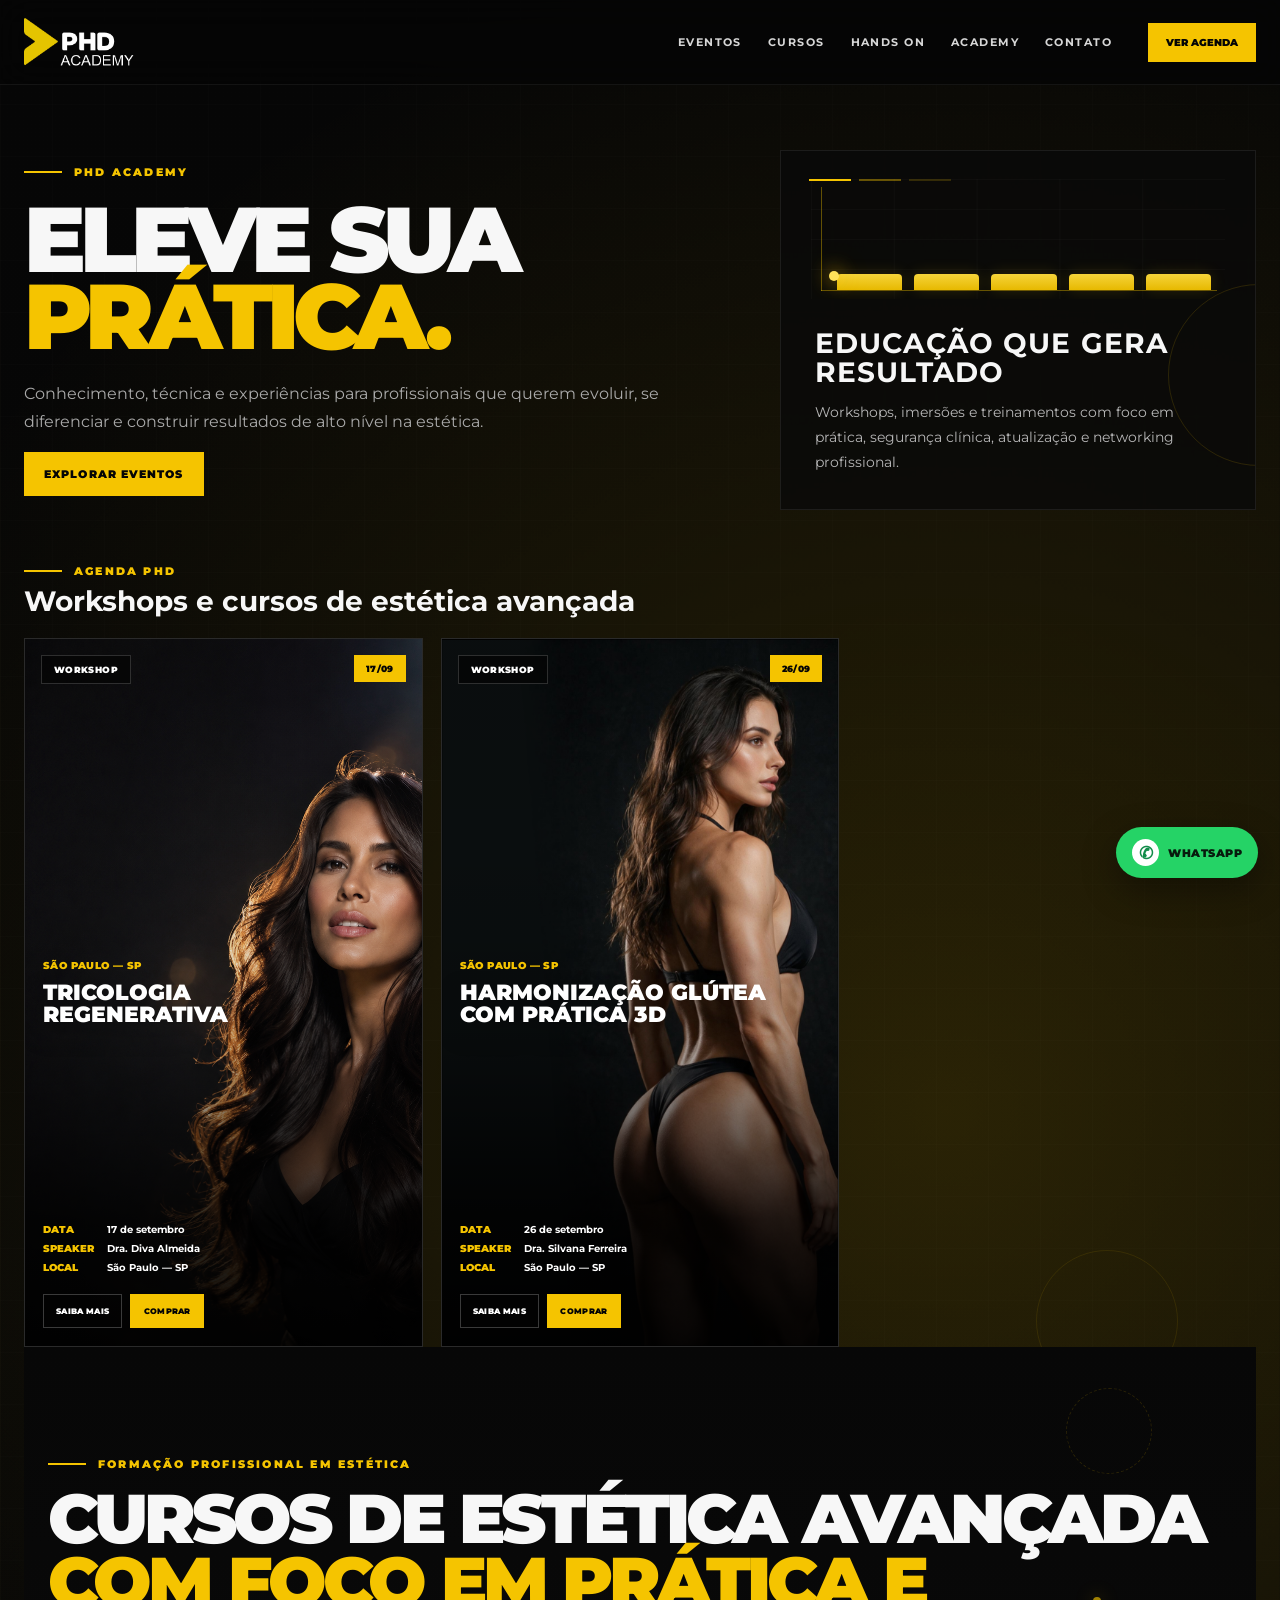
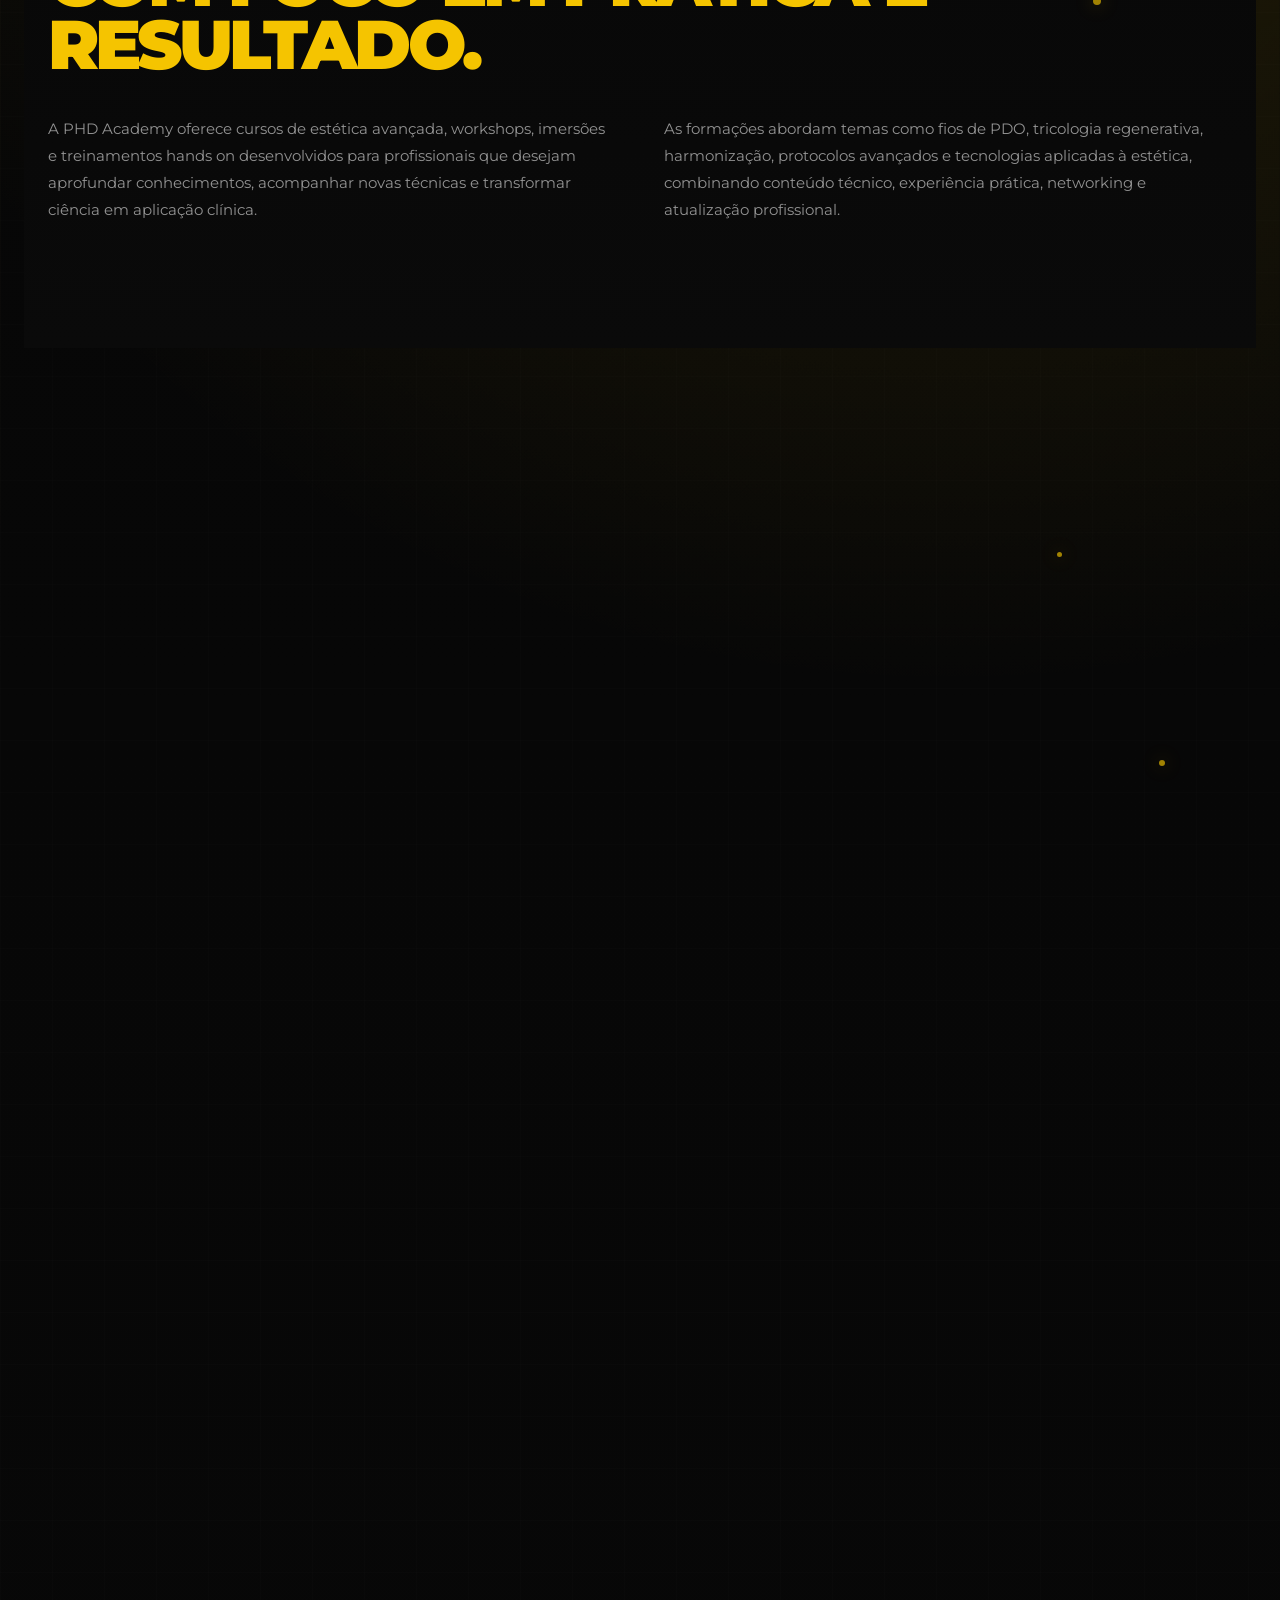
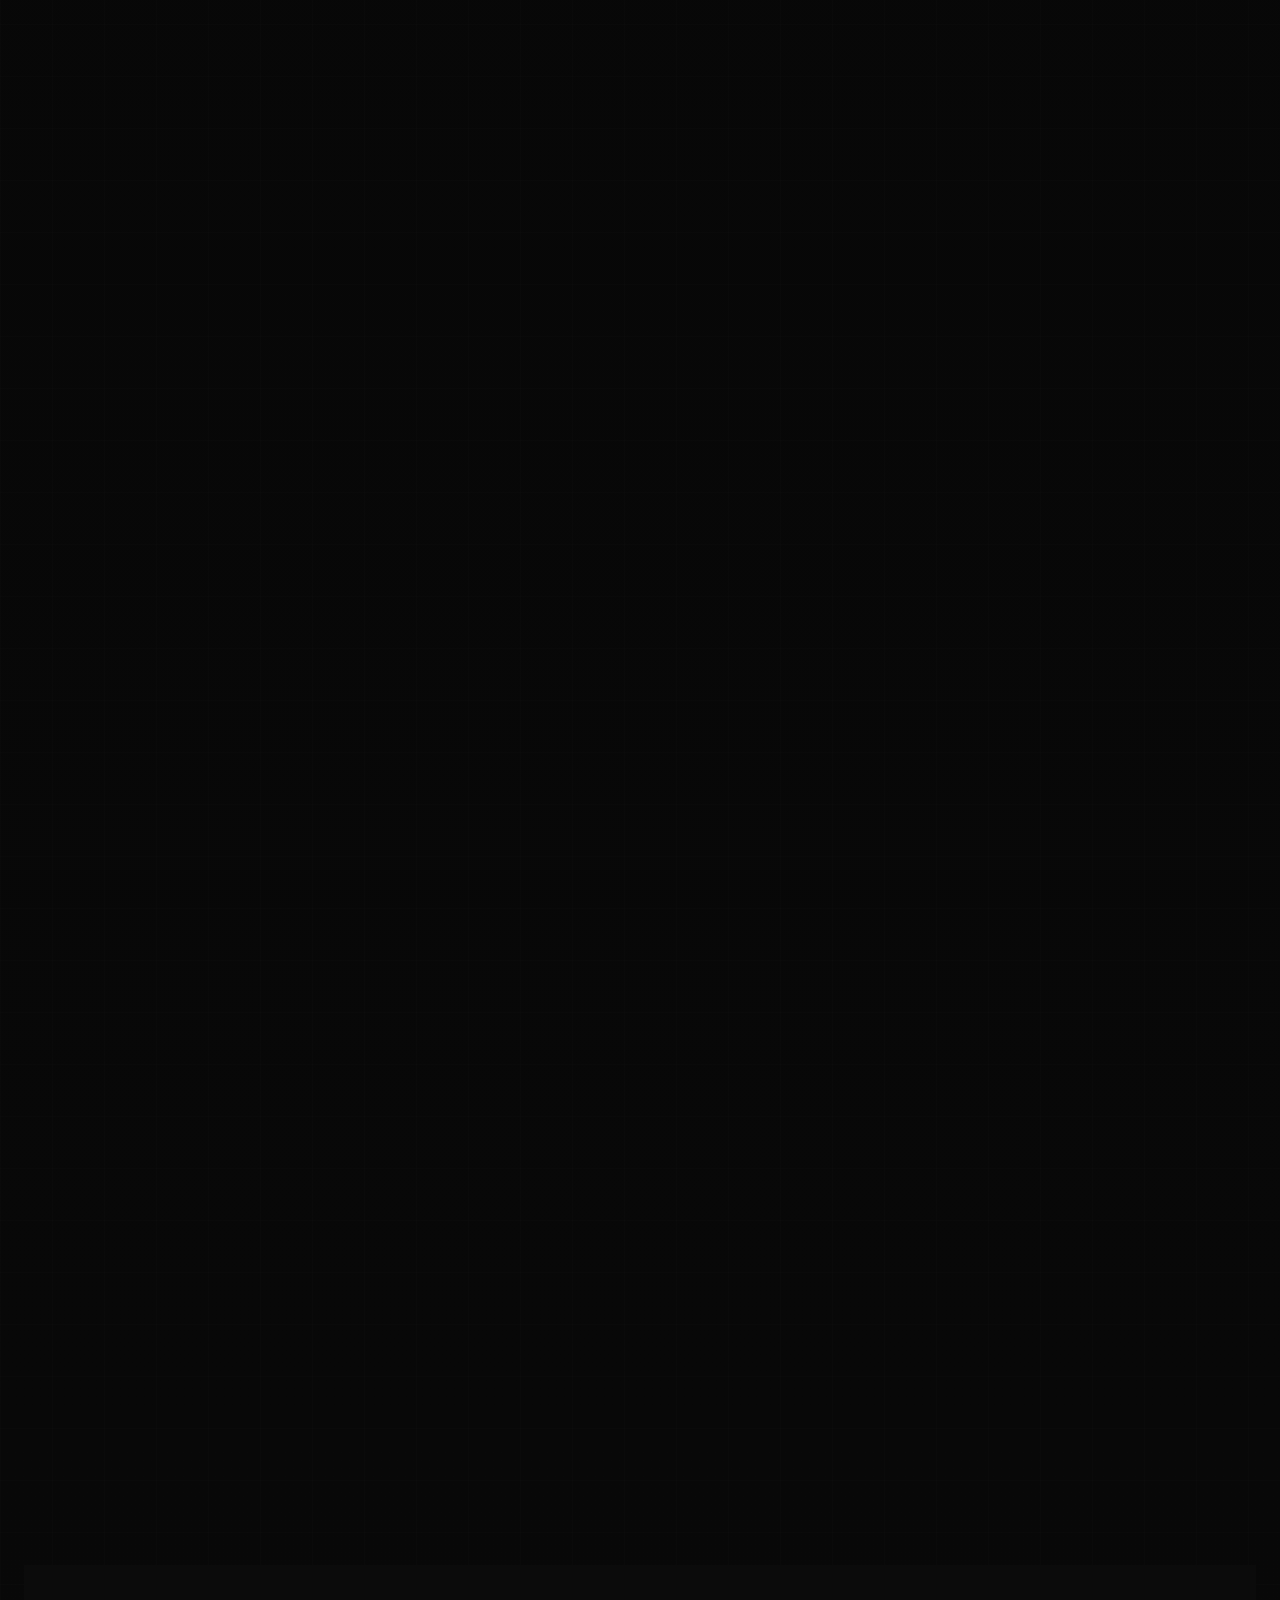
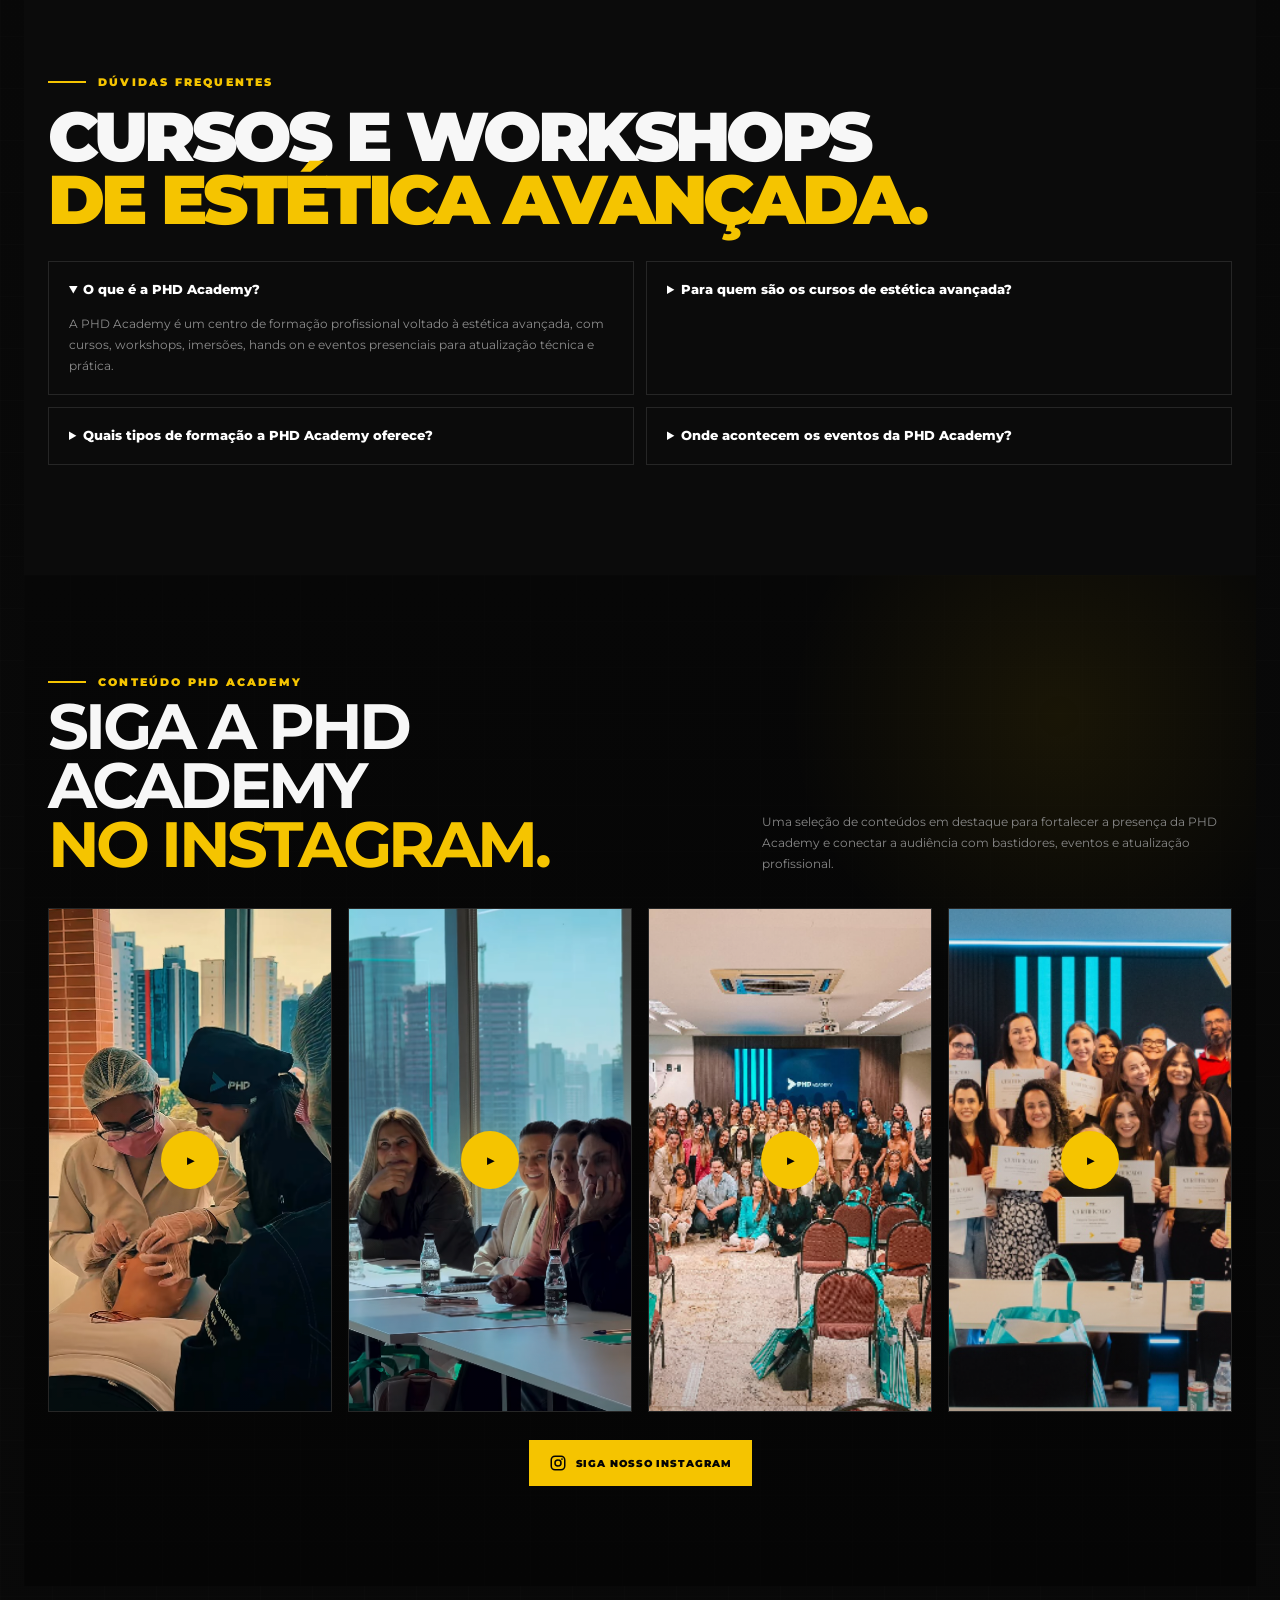
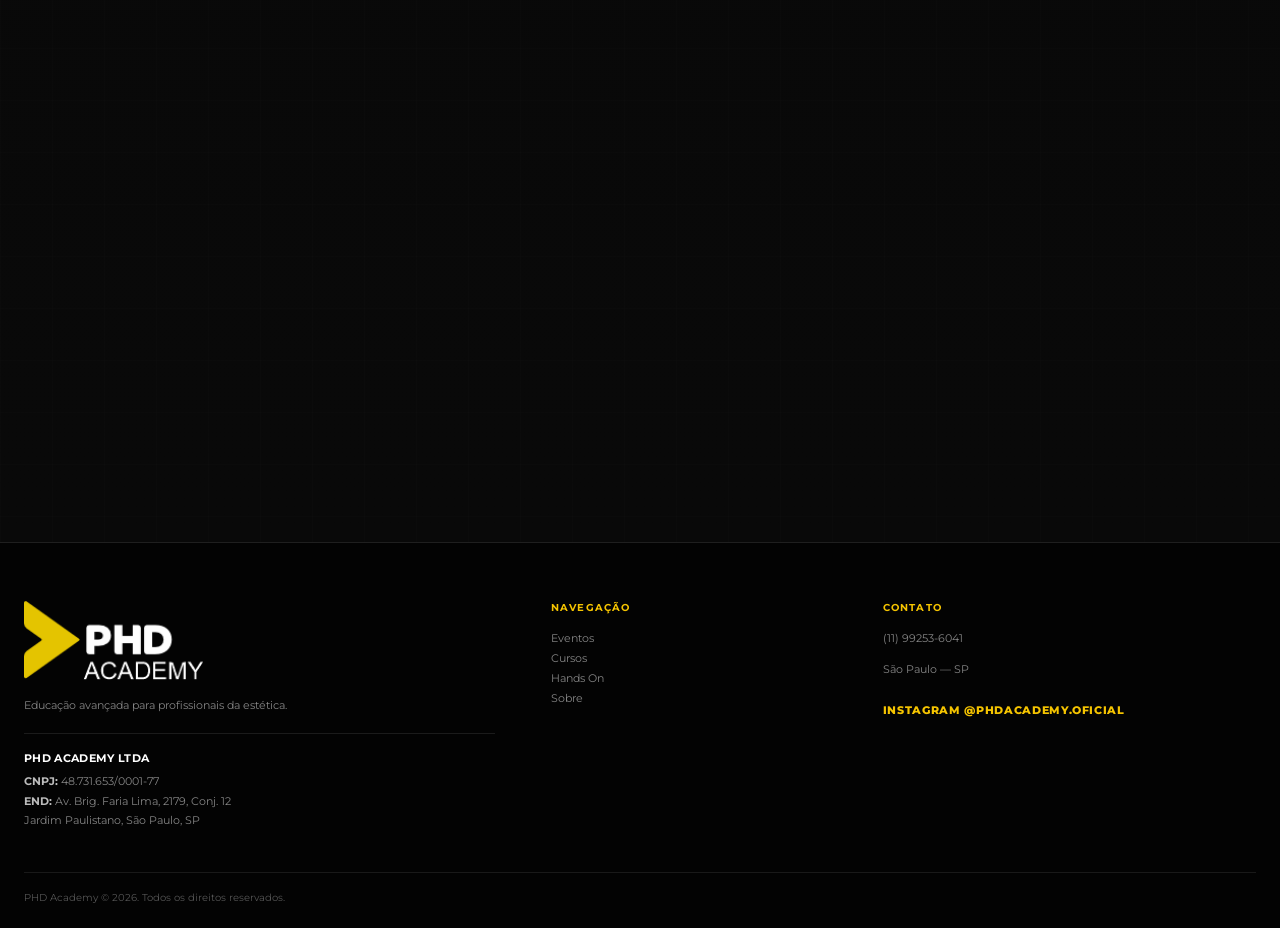
<file: index.html>
<!doctype html>
<html lang="pt-BR">
<head>
<meta charset="utf-8">
<meta name="viewport" content="width=device-width,initial-scale=1">
<title>Cursos de Estética Avançada e Workshops | PHD Academy</title>
<meta name="description" content="Cursos de estética avançada, workshops, imersões e hands on para profissionais da estética. Formação prática, atualização científica, networking e eventos presenciais na PHD Academy em São Paulo.">
<meta name="keywords" content="cursos de estética avançada, workshops de estética avançada, curso estética avançada, workshop estética, imersão estética, hands on estética, cursos para profissionais da estética, PHD Academy">
<meta name="robots" content="index,follow,max-image-preview:large,max-snippet:-1,max-video-preview:-1">
<meta name="author" content="PHD Academy">
<link rel="canonical" href="https://www.phdacademy.com.br/">
<meta property="og:type" content="website">
<meta property="og:locale" content="pt_BR">
<meta property="og:site_name" content="PHD Academy">
<meta property="og:title" content="Cursos de Estética Avançada e Workshops | PHD Academy">
<meta property="og:description" content="Formação avançada para profissionais da estética: cursos, workshops, imersões, hands on e eventos com especialistas.">
<meta property="og:url" content="https://www.phdacademy.com.br/">
<meta name="twitter:card" content="summary_large_image">
<meta name="twitter:title" content="Cursos de Estética Avançada e Workshops | PHD Academy">
<meta name="twitter:description" content="Cursos, workshops, imersões e hands on de estética avançada para profissionais.">
<link rel="preconnect" href="https://fonts.googleapis.com">
<link rel="preconnect" href="https://fonts.gstatic.com" crossorigin>
<link href="https://fonts.googleapis.com/css2?family=Montserrat:wght@400;500;600;700;800;900&display=swap" rel="stylesheet">
<style>:root{--bg:#050505;--bg2:#0b0b0b;--panel:#111;--line:#282828;--muted:#9c9c9c;--white:#f7f7f7;--yellow:#f5c400;--yellow2:#ffd428;--max:1240px}*{box-sizing:border-box}html{scroll-behavior:smooth}body{margin:0;background:var(--bg);color:var(--white);font-family:Montserrat,Arial,sans-serif;overflow-x:hidden}a{text-decoration:none;color:inherit}.container{width:min(var(--max),calc(100% - 48px));margin:auto}.header{position:fixed;z-index:100;top:0;left:0;right:0;background:rgba(5,5,5,.82);backdrop-filter:blur(18px);border-bottom:1px solid rgba(255,255,255,.06)}.nav{height:84px;display:flex;align-items:center;gap:36px}.logo{display:flex;align-items:center;gap:12px;min-width:210px}.logo-mark{width:42px;height:42px;border:1px solid var(--yellow);display:grid;place-items:center;font-weight:900;color:var(--yellow);font-size:13px}.logo-text{font-size:18px;letter-spacing:.13em;font-weight:700}.menu{display:flex;gap:26px;margin-left:auto}.menu a{font-size:11px;text-transform:uppercase;letter-spacing:.13em;color:#d7d7d7;font-weight:700}.nav-cta{padding:13px 18px;background:var(--yellow);color:#050505;font-size:10px;font-weight:900;text-transform:uppercase}.menu-btn{display:none;margin-left:auto;background:none;border:0;color:#fff;font-size:24px}.hero{position:relative;padding:150px 0 80px;min-height:100vh;background:radial-gradient(circle at 74% 16%,rgba(245,196,0,.15),transparent 20%),linear-gradient(180deg,#060606,#090909)}.hero:before{content:"";position:absolute;inset:0;opacity:.35;pointer-events:none;background-image:linear-gradient(rgba(255,255,255,.028) 1px,transparent 1px),linear-gradient(90deg,rgba(255,255,255,.028) 1px,transparent 1px);background-size:52px 52px}.hero-top{position:relative;z-index:2;display:grid;grid-template-columns:1.05fr .95fr;gap:70px;align-items:end;margin-bottom:54px}.kicker{display:flex;align-items:center;gap:12px;color:var(--yellow);font-size:11px;font-weight:900;letter-spacing:.2em;text-transform:uppercase}.kicker:before{content:"";width:38px;height:2px;background:var(--yellow)}.hero h1{font-size:clamp(56px,7.2vw,112px);letter-spacing:-.065em;line-height:.84;margin:22px 0 24px;font-weight:900}.hero h1 span,.section-title span{color:var(--yellow)}.hero-copy{max-width:650px;color:#aaa;font-size:16px;line-height:1.75}.hero-side{border-left:1px solid #252525;padding-left:34px}.hero-side strong{display:block;font-size:13px;letter-spacing:.16em;text-transform:uppercase;margin-bottom:12px}.hero-side p{color:#888;font-size:13px;line-height:1.7}.primary-btn,.ghost-btn{display:inline-flex;align-items:center;padding:15px 20px;font-size:11px;font-weight:900;text-transform:uppercase;letter-spacing:.1em}.primary-btn{background:var(--yellow);color:#050505}.ghost-btn{border:1px solid #353535}.events-head{position:relative;z-index:3;display:flex;align-items:end;justify-content:space-between;margin-bottom:20px}.events-head h2{margin:6px 0 0;font-size:28px}.carousel-controls{display:flex;gap:8px}.arrow{width:46px;height:46px;background:#101010;border:1px solid #2c2c2c;color:#fff;font-size:18px;cursor:pointer}.viewport{overflow:hidden}.track{display:flex;gap:18px;transition:transform .45s cubic-bezier(.2,.8,.2,1)}.event{position:relative;flex:0 0 calc((100% - 36px)/3);aspect-ratio:4/5.25;overflow:hidden;background:#111;border:1px solid #242424}.event-bg{position:absolute;inset:0;background:linear-gradient(180deg,transparent 16%,rgba(0,0,0,.15) 46%,rgba(0,0,0,.94) 100%),radial-gradient(circle at 60% 26%,rgba(245,196,0,.20),transparent 28%),linear-gradient(145deg,#272727,#0a0a0a 72%)}.event-tag,.event-date{position:absolute;top:20px;padding:9px 11px;font-size:9px;font-weight:900;text-transform:uppercase}.event-tag{left:20px;background:rgba(5,5,5,.78);border:1px solid rgba(255,255,255,.12)}.event-date{right:20px;background:var(--yellow);color:#050505}.event-content{position:absolute;left:22px;right:22px;bottom:22px}.event-city{font-size:10px;color:var(--yellow);font-weight:800;text-transform:uppercase}.event h3{font-size:26px;line-height:1.02;margin:10px 0 11px;text-transform:uppercase}.event p{font-size:12px;line-height:1.6;color:#a8a8a8}.event-actions{display:flex;gap:8px}.event-actions a{padding:12px 11px;font-size:9px;font-weight:900;text-transform:uppercase;border:1px solid #3a3a3a}.event-actions .buy{background:var(--yellow);color:#050505;border-color:var(--yellow)}.event-actions .disabled{opacity:.55}.dots{display:flex;justify-content:center;gap:7px;margin-top:20px}.dot{width:20px;height:2px;border:0;background:#333;padding:0}.dot.active{background:var(--yellow)}.strip{background:var(--yellow);color:#050505;overflow:hidden;padding:14px 0;font-size:11px;font-weight:900;text-transform:uppercase}.strip-inner{display:flex;gap:24px;white-space:nowrap;width:max-content;animation:move 24s linear infinite}@keyframes move{to{transform:translateX(-50%)}}.section{padding:110px 0}.dark2{background:var(--bg2)}.section-title{font-size:clamp(42px,5.4vw,78px);line-height:.91;letter-spacing:-.055em;margin:16px 0 24px;font-weight:900}.copy{color:#929292;font-size:15px;line-height:1.8}.split{display:grid;grid-template-columns:1fr 1fr;gap:74px;align-items:center}.visual{min-height:570px;position:relative;overflow:hidden;border:1px solid #242424;background:radial-gradient(circle at 72% 30%,rgba(245,196,0,.22),transparent 21%),linear-gradient(145deg,#202020,#0b0b0b 70%)}.visual-label{position:absolute;left:24px;top:24px;font-size:9px;letter-spacing:.17em;color:#bdbdbd}.visual-number{position:absolute;right:24px;bottom:20px;color:var(--yellow);font-size:80px;font-weight:900}.pillars{display:grid;grid-template-columns:repeat(4,1fr);border-top:1px solid #2b2b2b}.pillar{padding:28px 24px 34px;border-right:1px solid #252525}.pillar-num{font-size:11px;color:var(--yellow);font-weight:900}.pillar h3{font-size:17px;text-transform:uppercase;margin:54px 0 12px}.pillar p{font-size:12px;color:#888;line-height:1.7}.format-grid{display:grid;grid-template-columns:repeat(3,1fr);gap:16px}.format{min-height:390px;padding:26px;border:1px solid #262626;background:linear-gradient(180deg,#101010,#0b0b0b);display:flex;flex-direction:column}.format-num{font-size:11px;color:var(--yellow);font-weight:900}.format h3{font-size:30px;text-transform:uppercase;margin:92px 0 12px}.format p{font-size:13px;color:#8b8b8b;line-height:1.7}.format a{margin-top:auto;color:var(--yellow);font-size:10px;font-weight:900;text-transform:uppercase}.final{text-align:center;padding:120px 0;background:radial-gradient(circle at 50% 0,rgba(245,196,0,.12),transparent 26%),#050505}.cta-row{display:flex;justify-content:center;gap:10px;margin-top:34px}footer{background:#030303;border-top:1px solid #1f1f1f;padding:58px 0 24px}.footer-grid{display:grid;grid-template-columns:1.7fr 1fr 1fr;gap:50px}.footer-grid h4{font-size:10px;color:var(--yellow);text-transform:uppercase}.footer-grid p,.footer-grid a{display:block;color:#777;font-size:11px;line-height:1.8}.footer-bottom{margin-top:42px;padding-top:18px;border-top:1px solid #191919;color:#555;font-size:10px}.empty-events{padding:60px;border:1px solid #222;color:#888;width:100%;text-align:center}@media(max-width:1000px){.menu,.nav-cta{display:none}.menu-btn{display:block}.menu.mobile-open{display:flex;position:absolute;top:84px;left:0;right:0;background:#050505;flex-direction:column;padding:25px}.hero-top,.split{grid-template-columns:1fr}.event{flex-basis:calc((100% - 18px)/2)}.pillars{grid-template-columns:repeat(2,1fr)}.format-grid{grid-template-columns:1fr}}@media(max-width:640px){.container{width:min(var(--max),calc(100% - 28px))}.nav{height:72px}.menu.mobile-open{top:72px}.hero{padding-top:120px}.hero h1{font-size:49px}.event{flex-basis:100%}.section{padding:78px 0}.section-title{font-size:43px}.pillars{grid-template-columns:1fr}.cta-row{flex-direction:column}.footer-grid{grid-template-columns:1fr}}
/* ===== V6 BRAND + MICROANIMATIONS ===== */
.logo-official{min-width:185px;display:flex;align-items:center}
.logo-official img{width:178px;max-height:48px;object-fit:contain;object-position:left center}
.hero .kicker,.hero h1,.hero-copy,.hero .primary-btn,.hero-side{
  animation:heroEnter .8s cubic-bezier(.2,.8,.2,1) both;
}
.hero h1{animation-delay:.08s}
.hero-copy{animation-delay:.16s}
.hero .primary-btn{animation-delay:.23s}
.hero-side{animation-delay:.3s}
@keyframes heroEnter{
  from{opacity:0;transform:translateY(22px)}
  to{opacity:1;transform:translateY(0)}
}
.event{
  transition:transform .35s ease,border-color .35s ease,box-shadow .35s ease;
}
.event:hover{
  transform:translateY(-7px);
  border-color:rgba(245,196,0,.55);
  box-shadow:0 22px 60px rgba(0,0,0,.32);
}
.event:hover .event-bg{transform:scale(1.035)}
.event-bg{transition:transform .55s cubic-bezier(.2,.8,.2,1),filter .4s ease}
.event:hover .event-bg{filter:saturate(1.04) contrast(1.02)}
.primary-btn,.nav-cta,.ghost-btn,.event-actions a,.format{
  transition:transform .25s ease,box-shadow .25s ease,border-color .25s ease,background .25s ease,color .25s ease;
}
.primary-btn:hover,.nav-cta:hover{
  transform:translateY(-2px);
  box-shadow:0 10px 30px rgba(245,196,0,.18)
}
.format:hover{
  transform:translateY(-5px);
  border-color:rgba(245,196,0,.35)
}
.reveal{
  opacity:0;
  transform:translateY(28px);
  transition:opacity .75s ease,transform .75s cubic-bezier(.2,.8,.2,1);
}
.reveal.is-visible{opacity:1;transform:none}
.whatsapp-float{
  position:fixed;right:22px;bottom:22px;z-index:120;
  display:flex;align-items:center;gap:9px;
  background:#25D366;color:#071b0d;
  padding:12px 16px;border-radius:999px;
  font-size:11px;font-weight:900;text-transform:uppercase;letter-spacing:.04em;
  box-shadow:0 12px 34px rgba(0,0,0,.36);
  transition:transform .25s ease,box-shadow .25s ease;
}
.whatsapp-float:hover{transform:translateY(-3px) scale(1.02);box-shadow:0 16px 40px rgba(0,0,0,.42)}
.wa-icon{display:grid;place-items:center;width:27px;height:27px;border-radius:50%;background:#fff;color:#128C4A;font-size:17px}
@media(max-width:640px){
  .logo-official{min-width:0}
  .logo-official img{width:145px;max-height:40px}
  .whatsapp-float{right:14px;bottom:14px;padding:11px}
  .wa-label{display:none}
}
@media(prefers-reduced-motion:reduce){
  *,*:before,*:after{animation:none!important;transition:none!important;scroll-behavior:auto!important}
  .reveal{opacity:1;transform:none}
}

/* ===== V7 MOVING STRIP + DECORATIVE MICROANIMATIONS ===== */
.strip{
  position:relative;
  overflow:hidden;
  background:#f5c400;
  color:#050505;
  padding:0;
  min-height:44px;
  display:flex;
  align-items:center;
}
.strip:before{
  content:"";
  position:absolute;
  inset:0;
  background:
    linear-gradient(90deg, rgba(0,0,0,.06) 0%, transparent 18%, transparent 82%, rgba(0,0,0,.06) 100%);
  pointer-events:none;
}
.strip:after{
  content:"";
  position:absolute;
  top:50%;
  left:-20%;
  width:28%;
  height:2px;
  background:linear-gradient(90deg, transparent, rgba(0,0,0,.55), transparent);
  transform:translateY(-50%);
  animation:arrowTrail 10s linear infinite;
  opacity:.7;
}
@keyframes arrowTrail{
  from{left:-30%}
  to{left:110%}
}
.strip-wrap{
  display:flex;
  width:max-content;
  animation:marqueeLoop 24s linear infinite;
  will-change:transform;
  padding:13px 0;
}
.strip-content{
  display:flex;
  align-items:center;
  gap:26px;
  white-space:nowrap;
  padding-right:26px;
  font-size:11px;
  font-weight:900;
  letter-spacing:.16em;
  text-transform:uppercase;
}
.strip-content .dot{
  font-size:12px;
  opacity:.8;
}
.strip-chevron{
  position:absolute;
  right:6%;
  top:50%;
  width:54px;
  height:54px;
  border:1px solid rgba(0,0,0,.16);
  transform:translateY(-50%) rotate(45deg);
  animation:chevronPulse 3.6s ease-in-out infinite;
  opacity:.35;
}
.strip-chevron:before,
.strip-chevron:after{
  content:"";
  position:absolute;
  background:rgba(0,0,0,.28);
}
.strip-chevron:before{
  width:2px;
  height:52%;
  right:16px;
  top:13px;
}
.strip-chevron:after{
  height:2px;
  width:52%;
  right:16px;
  top:13px;
}
@keyframes marqueeLoop{
  from{transform:translateX(0)}
  to{transform:translateX(-50%)}
}
@keyframes chevronPulse{
  0%,100%{transform:translateY(-50%) rotate(45deg) scale(.96); opacity:.18}
  50%{transform:translateY(-50%) rotate(45deg) scale(1.06); opacity:.42}
}

/* Microanimações decorativas no hero */
.hero{overflow:hidden}
.hero:after{
  content:"";
  position:absolute;
  right:8%;
  top:18%;
  width:140px;
  height:140px;
  border-radius:50%;
  border:1px solid rgba(245,196,0,.18);
  animation:orbitSpin 14s linear infinite;
  opacity:.55;
}
.hero-ring{
  position:absolute;
  right:10%;
  top:20%;
  width:86px;
  height:86px;
  border-radius:50%;
  border:1px dashed rgba(245,196,0,.24);
  animation:orbitSpinReverse 10s linear infinite;
  opacity:.6;
}
.hero-particles{
  position:absolute;
  inset:0;
  pointer-events:none;
}
.hero-particles span{
  position:absolute;
  display:block;
  width:8px;
  height:8px;
  border-radius:50%;
  background:rgba(245,196,0,.65);
  box-shadow:0 0 18px rgba(245,196,0,.35);
  animation:floatDot 6.5s ease-in-out infinite;
}
.hero-particles span:nth-child(1){right:14%; top:23%; animation-delay:0s}
.hero-particles span:nth-child(2){right:17%; top:31%; width:5px; height:5px; animation-delay:1.4s}
.hero-particles span:nth-child(3){right:9%; top:34%; width:6px; height:6px; animation-delay:2.3s}
@keyframes orbitSpin{
  from{transform:rotate(0deg)}
  to{transform:rotate(360deg)}
}
@keyframes orbitSpinReverse{
  from{transform:rotate(360deg)}
  to{transform:rotate(0deg)}
}
@keyframes floatDot{
  0%,100%{transform:translateY(0) scale(1); opacity:.5}
  50%{transform:translateY(-10px) scale(1.15); opacity:1}
}

@media(max-width:640px){
  .strip-wrap{animation-duration:18s}
  .strip-content{font-size:10px; gap:20px}
  .strip-chevron{display:none}
  .hero:after,.hero-ring{display:none}
}

/* ===== V8 JS-DRIVEN MOTION ===== */
.strip-wrap{
  animation:none!important;
  transform:translate3d(0,0,0);
}
.strip:after{
  animation:none!important;
}
.strip-chevron{
  animation:none!important;
  transform:translateY(-50%) rotate(45deg);
  will-change:transform,opacity;
}
.hero-ring{
  animation:none!important;
  will-change:transform;
}
.hero:after{
  animation:none!important;
  will-change:transform;
}
.hero-particles span{
  animation:none!important;
  will-change:transform,opacity;
}
.motion-arrow{
  position:absolute;
  left:-80px;
  top:50%;
  width:42px;
  height:42px;
  transform:translateY(-50%);
  opacity:.28;
  pointer-events:none;
}
.motion-arrow:before,
.motion-arrow:after{
  content:"";
  position:absolute;
  background:#050505;
}
.motion-arrow:before{
  width:28px;height:3px;right:5px;top:19px;
  transform:rotate(45deg);transform-origin:right center;
}
.motion-arrow:after{
  width:28px;height:3px;right:5px;bottom:19px;
  transform:rotate(-45deg);transform-origin:right center;
}

.hero:after{
  transform:rotate(var(--hero-rot,0deg));
}

/* ===== V9 MORE IMAGERY ===== */
.hero-top{
  align-items:stretch;
}
.hero-showcase{
  position:relative;
  min-height:460px;
  overflow:hidden;
  border:1px solid rgba(255,255,255,.08);
  background:#0f0f0f;
  padding:0;
}
.hero-showcase-image{
  position:absolute;
  inset:0;
  background-size:cover;
  background-position:center;
  filter:saturate(1.02) contrast(1.03);
  transform:scale(1.01);
}
.hero-showcase:before{
  content:"";
  position:absolute;
  inset:0;
  background:linear-gradient(180deg, rgba(0,0,0,.06) 0%, rgba(0,0,0,.22) 35%, rgba(0,0,0,.88) 100%);
}
.hero-showcase-content{
  position:absolute;
  left:24px;
  right:24px;
  bottom:24px;
  z-index:2;
}
.hero-showcase-content strong{
  display:block;
  font-size:24px;
  margin-bottom:10px;
}
.hero-showcase-content p{
  font-size:13px;
  line-height:1.7;
  margin:0 0 16px;
  color:#d0d0d0;
}
.hero-mini-cta{
  display:inline-flex;
  align-items:center;
  justify-content:center;
  padding:13px 18px;
  background:#f5c400;
  color:#050505;
  font-size:10px;
  font-weight:900;
  text-transform:uppercase;
  letter-spacing:.1em;
  transition:transform .25s ease, box-shadow .25s ease;
}
.hero-mini-cta:hover{
  transform:translateY(-2px);
  box-shadow:0 10px 28px rgba(245,196,0,.18);
}
.image-highlight{
  background:linear-gradient(180deg,#090909,#050505);
}
.image-grid{
  display:grid;
  grid-template-columns:1.25fr .75fr .75fr;
  gap:16px;
  margin-top:34px;
}
.image-card{
  position:relative;
  min-height:420px;
  overflow:hidden;
  border:1px solid rgba(255,255,255,.08);
  background:#101010;
}
.image-card-large{
  min-height:420px;
}
.image-card-bg{
  position:absolute;
  inset:0;
  background-size:cover;
  background-position:center;
  transition:transform .55s ease, filter .4s ease;
}
.image-card:before{
  content:"";
  position:absolute;
  inset:0;
  background:linear-gradient(180deg, rgba(0,0,0,.08) 0%, rgba(0,0,0,.18) 35%, rgba(0,0,0,.92) 100%);
  z-index:1;
}
.image-card-overlay{
  position:absolute;
  left:22px;
  right:22px;
  bottom:22px;
  z-index:2;
}
.image-card-overlay span{
  display:inline-block;
  color:#f5c400;
  font-size:10px;
  font-weight:900;
  letter-spacing:.14em;
  text-transform:uppercase;
  margin-bottom:8px;
}
.image-card-overlay h3{
  margin:0;
  font-size:26px;
  line-height:1.02;
  text-transform:uppercase;
}
.image-card:hover .image-card-bg{
  transform:scale(1.04);
  filter:saturate(1.06);
}
.visual-photo{
  position:relative;
  overflow:hidden;
  min-height:460px;
}
.visual-photo-bg{
  position:absolute;
  inset:0;
  background-size:cover;
  background-position:center;
}
.visual-photo:before{
  content:"";
  position:absolute;
  inset:0;
  background:linear-gradient(180deg, rgba(0,0,0,.08) 0%, rgba(0,0,0,.2) 35%, rgba(0,0,0,.75) 100%);
}
.visual-photo .visual-label,
.visual-photo .visual-number{
  position:relative;
  z-index:2;
}
@media(max-width:1000px){
  .image-grid{
    grid-template-columns:1fr 1fr;
  }
  .image-card-large{
    grid-column:1 / -1;
  }
}
@media(max-width:640px){
  .hero-showcase{
    min-height:380px;
  }
  .image-grid{
    grid-template-columns:1fr;
  }
  .image-card,
  .image-card-large{
    min-height:340px;
  }
}

/* ===== V10 REAL PHD ACADEMY SPACE ===== */
.visual-location{
  position:relative;
  overflow:hidden;
  min-height:560px;
  border:1px solid rgba(255,255,255,.08);
  background:#0b0b0b;
}
.visual-location-bg{
  position:absolute;
  inset:0;
  background-size:cover;
  background-position:center;
  transition:transform .65s cubic-bezier(.2,.8,.2,1),filter .45s ease;
}
.visual-location:before{
  content:"";
  position:absolute;
  inset:0;
  z-index:1;
  background:
    linear-gradient(180deg,rgba(0,0,0,.03) 0%,rgba(0,0,0,.14) 45%,rgba(0,0,0,.82) 100%);
}
.visual-location:hover .visual-location-bg{
  transform:scale(1.025);
  filter:saturate(1.04) contrast(1.02);
}
.visual-location .visual-label{
  position:absolute;
  z-index:2;
  left:22px;
  top:22px;
  padding:9px 11px;
  background:rgba(5,5,5,.72);
  border:1px solid rgba(255,255,255,.1);
}
.visual-location-badge{
  position:absolute;
  z-index:2;
  left:22px;
  bottom:22px;
  color:#050505;
  background:#f5c400;
  padding:12px 14px;
  font-size:10px;
  font-weight:900;
  letter-spacing:.13em;
  text-transform:uppercase;
}
@media(max-width:640px){
  .visual-location{min-height:390px}
}

/* ===== V12 HERO CLEAN WITHOUT IMAGE ===== */
.hero-top{
  display:grid;
  grid-template-columns:1.2fr .8fr;
  gap:42px;
  align-items:center;
}
.hero-side{
  position:relative;
  min-height:290px;
  display:flex;
  flex-direction:column;
  justify-content:flex-end;
  padding:34px;
  border:1px solid rgba(255,255,255,.08);
  background:
    radial-gradient(circle at 78% 24%, rgba(245,196,0,.12), transparent 22%),
    linear-gradient(180deg, rgba(255,255,255,.02), rgba(255,255,255,.01)),
    #0a0a0a;
  overflow:hidden;
}
.hero-side:before{
  content:"";
  position:absolute;
  inset:auto -20% 12% auto;
  width:180px;
  height:180px;
  border:1px solid rgba(245,196,0,.14);
  border-radius:50%;
  animation:heroSidePulse 5s ease-in-out infinite;
}
.hero-side:after{
  content:"";
  position:absolute;
  left:28px;
  top:28px;
  width:42px;
  height:2px;
  background:#f5c400;
  box-shadow:50px 0 0 rgba(245,196,0,.4), 100px 0 0 rgba(245,196,0,.18);
  animation:heroLineMove 3.6s ease-in-out infinite;
}
.hero-side strong{
  position:relative;
  z-index:2;
  display:block;
  font-size:28px;
  line-height:1.05;
  text-transform:uppercase;
  letter-spacing:.04em;
  margin-bottom:12px;
}
.hero-side p{
  position:relative;
  z-index:2;
  margin:0;
  color:#b7b7b7;
  font-size:14px;
  line-height:1.8;
  max-width:420px;
}
@keyframes heroSidePulse{
  0%,100%{transform:scale(.96);opacity:.25}
  50%{transform:scale(1.04);opacity:.5}
}
@keyframes heroLineMove{
  0%,100%{transform:translateX(0);opacity:.9}
  50%{transform:translateX(8px);opacity:.65}
}
@media(max-width:920px){
  .hero-top{grid-template-columns:1fr}
  .hero-side{min-height:220px}
}
@media(max-width:640px){
  .hero-side{padding:24px; min-height:210px}
  .hero-side strong{font-size:22px}
}

/* ===== V14 HANDS ON WITHOUT IMAGE ===== */
#hands-on .split{grid-template-columns:1fr;max-width:900px}#hands-on .copy{max-width:720px}

/* ===== V15 ANIMAÇÃO EM PRIMEIRO PLANO NO HERO ===== */
.hero-top{position:relative}
.hero-side{position:relative;z-index:1;background:rgba(10,10,10,.78);backdrop-filter:blur(1px)}
.hero-side:before{z-index:4;pointer-events:none}
.hero-side:after{z-index:4;pointer-events:none}
.hero-ring{z-index:5 !important;pointer-events:none}
.hero-particles{z-index:6 !important;pointer-events:none}
.hero-particles span{position:absolute;z-index:6}
.hero .container{position:relative;z-index:2}

/* ===== V16 EVENT CARD 9X16 ===== */
.event{
  aspect-ratio: 9 / 16;
  max-width: 360px;
}
.event .event-bg{
  background-size: cover !important;
  background-position: center !important;
}
.event-content{
  max-width: 100%;
}
@media(max-width:640px){
  .event{
    max-width:none;
    width:100%;
  }
}

/* ===== V17 FIX CARD IMAGE ===== */
.event{aspect-ratio:9/16 !important;max-width:360px;min-height:0}
.event-bg{position:absolute!important;inset:0!important;background-size:cover!important;background-position:center center!important;background-repeat:no-repeat!important;opacity:1!important;z-index:0!important}
.event:after{content:"";position:absolute;inset:0;z-index:1;pointer-events:none;background:linear-gradient(180deg,rgba(0,0,0,.04) 0%,rgba(0,0,0,.08) 35%,rgba(0,0,0,.42) 62%,rgba(0,0,0,.94) 100%)}
.event-tag,.event-date,.event-content{z-index:2!important}
.event-content{max-width:none!important}
@media(max-width:640px){.event{max-width:none;width:100%}}


/* ===== V23 CARDS COM INFO PRINCIPAL ===== */
.event-content{
  display:flex;
  flex-direction:column;
  gap:12px;
}
.event h3{
  margin:0 !important;
  font-size:24px !important;
}
.event-city{
  margin-bottom:2px;
}
.event-info-list{
  display:grid;
  gap:7px;
}
.event-line{
  display:grid;
  grid-template-columns:56px 1fr;
  gap:8px;
  align-items:start;
  font-size:11px;
  line-height:1.35;
}
.event-line span{
  color:#f5c400;
  font-weight:800;
  text-transform:uppercase;
  letter-spacing:.06em;
}
.event-line strong{
  color:#f3f3f3;
  font-weight:700;
}
.event-actions{
  margin-top:2px;
}


/* ===== V26 TÍTULO CENTRALIZADO + ORDEM POR DATA ===== */
.event{
  position:relative;
}
.event-bg{
  background-size:cover !important;
  background-position:center center !important;
}
.event:before{
  content:"";
  position:absolute;
  inset:0;
  background:linear-gradient(180deg,rgba(0,0,0,.18) 0%,rgba(0,0,0,.08) 22%,rgba(0,0,0,.02) 40%,rgba(0,0,0,.58) 74%,rgba(0,0,0,.88) 100%);
  z-index:1;
  pointer-events:none;
}
.event-content{
  top:22px !important;
  bottom:22px !important;
  left:22px !important;
  right:22px !important;
  display:flex !important;
  flex-direction:column !important;
  z-index:2 !important;
}
.event-city{
  margin-top:auto;
  font-size:10px;
  color:var(--yellow);
  font-weight:800;
  text-transform:uppercase;
  letter-spacing:.05em;
}
.event-title-overlay{
  position:absolute;
  left:24px;
  right:24px;
  top:50%;
  transform:translateY(-50%);
  text-align:center;
  z-index:2;
  pointer-events:none;
}
.event-title-overlay h3{
  margin:0 !important;
  font-size:18px !important;
  line-height:1.04 !important;
  text-transform:uppercase;
  color:#fff;
  text-shadow:0 8px 28px rgba(0,0,0,.55);
}
.event-info-list{
  display:grid;
  gap:6px;
  margin-top:10px;
}
.event-line{
  display:grid;
  grid-template-columns:60px 1fr;
  gap:8px;
  align-items:start;
  font-size:11px;
  line-height:1.35;
}
.event-line span{
  color:var(--yellow);
  font-weight:900;
  text-transform:uppercase;
  letter-spacing:.06em;
}
.event-line strong{
  color:#f0f0f0;
  font-weight:700;
}
.event-actions{
  margin-top:14px;
}
.event p.event-desc{
  display:none !important;
}
@media(max-width:640px){
  .event-title-overlay h3{
    font-size:16px !important;
  }
}


/* ===== V27 MICROANIMAÇÕES PREMIUM ===== */
.reveal-up{
  opacity:0;
  transform:translateY(28px);
  transition:opacity .75s ease,transform .75s cubic-bezier(.2,.75,.2,1);
}
.reveal-up.is-visible{
  opacity:1;
  transform:translateY(0);
}
.event{
  transition:transform .35s ease,border-color .35s ease,box-shadow .35s ease;
}
.event:hover{
  transform:translateY(-7px);
  border-color:rgba(245,196,0,.32);
  box-shadow:0 22px 55px rgba(0,0,0,.36);
}
.event-bg{
  transition:transform .8s cubic-bezier(.2,.75,.2,1),filter .45s ease;
}
.event:hover .event-bg{
  transform:scale(1.035);
  filter:saturate(1.03) contrast(1.02);
}
.event-title-overlay{
  transition:transform .35s ease;
}
.event:hover .event-title-overlay{
  transform:translateY(-52%);
}
.primary-btn,.ghost-btn,.event-actions a,.format a{
  position:relative;
  overflow:hidden;
}
.primary-btn:after,.event-actions .buy:after{
  content:"";
  position:absolute;
  top:-25%;
  left:-35%;
  width:28%;
  height:150%;
  background:linear-gradient(90deg,transparent,rgba(255,255,255,.42),transparent);
  transform:skewX(-22deg);
  animation:btnShine 4.8s ease-in-out infinite;
}
@keyframes btnShine{
  0%,68%{left:-35%;opacity:0}
  72%{opacity:1}
  86%{left:120%;opacity:0}
  100%{left:120%;opacity:0}
}
.format{
  transition:transform .35s ease,border-color .35s ease,background .35s ease;
}
.format:hover{
  transform:translateY(-6px);
  border-color:rgba(245,196,0,.30);
  background:linear-gradient(180deg,#121212,#090909);
}
.pillar{
  transition:background .3s ease,transform .3s ease;
}
.pillar:hover{
  background:rgba(245,196,0,.025);
  transform:translateY(-3px);
}
.hero-copy,.hero-side{
  will-change:transform;
}
.hero-copy{
  animation:heroIn 1s cubic-bezier(.2,.75,.2,1) both;
}
.hero-side{
  animation:heroIn 1s .12s cubic-bezier(.2,.75,.2,1) both;
}
@keyframes heroIn{
  from{opacity:0;transform:translateY(24px)}
  to{opacity:1;transform:none}
}


/* ===== SEO CONTENT V28 ===== */
.seo-intro{background:linear-gradient(180deg,#070707,#0a0a0a)}
.seo-copy-grid{align-items:start;gap:48px}
.seo-faq .faq-grid{display:grid;grid-template-columns:1fr 1fr;gap:12px;margin-top:30px}
.seo-faq details{border:1px solid #262626;background:#0b0b0b;padding:18px 20px}
.seo-faq summary{cursor:pointer;color:#fff;font-size:13px;font-weight:800;line-height:1.5}
.seo-faq details p{color:#8d8d8d;font-size:12px;line-height:1.75;margin:14px 0 0}
@media(max-width:800px){.seo-faq .faq-grid{grid-template-columns:1fr}}


/* ===== V33 EVENTOS REFEITOS ===== */
.phd-events-wrap{position:relative;z-index:3}
.phd-events-grid{
  display:grid;
  grid-template-columns:repeat(2,minmax(280px,1fr));
  gap:18px;
  align-items:start;
}
.phd-event-card{
  position:relative;
  min-height:700px;
  aspect-ratio:9/16;
  overflow:hidden;
  background:#111;
  border:1px solid #2a2a2a;
}
.phd-event-media{
  position:absolute;
  inset:0;
  background-size:cover;
  background-position:center top;
  background-repeat:no-repeat;
  transform:scale(1);
  transition:transform .7s cubic-bezier(.2,.75,.2,1);
}
.phd-event-card:hover .phd-event-media{transform:scale(1.03)}
.phd-event-card::before{
  content:"";
  position:absolute;
  inset:0;
  z-index:1;
  background:
    linear-gradient(180deg, rgba(0,0,0,.04) 0%, rgba(0,0,0,.03) 32%, rgba(0,0,0,.18) 56%, rgba(0,0,0,.82) 82%, rgba(0,0,0,.96) 100%);
}
.phd-event-tag,
.phd-event-date{
  position:absolute;
  top:16px;
  z-index:3;
  padding:9px 12px;
  font-size:9px;
  line-height:1;
  font-weight:900;
  text-transform:uppercase;
  letter-spacing:.04em;
}
.phd-event-tag{
  left:16px;
  color:#fff;
  border:1px solid rgba(255,255,255,.16);
  background:rgba(5,5,5,.72);
}
.phd-event-date{
  right:16px;
  background:var(--yellow);
  color:#050505;
}
.phd-event-body{
  position:absolute;
  left:18px;
  right:18px;
  bottom:18px;
  z-index:3;
}
.phd-event-location{
  color:var(--yellow);
  font-size:10px;
  font-weight:900;
  letter-spacing:.04em;
  text-transform:uppercase;
  margin:0 0 10px;
}
.phd-event-title{
  margin:0 0 18px;
  color:#fff;
  font-size:22px;
  line-height:1.02;
  font-weight:900;
  text-transform:uppercase;
  max-width:92%;
}
.phd-event-meta{
  display:grid;
  gap:6px;
  margin:0 0 20px;
}
.phd-event-row{
  display:grid;
  grid-template-columns:56px 1fr;
  gap:8px;
  align-items:start;
  font-size:10px;
  line-height:1.3;
}
.phd-event-row span{
  color:var(--yellow);
  font-weight:900;
  text-transform:uppercase;
}
.phd-event-row strong{
  color:#fff;
  font-weight:700;
}
.phd-event-actions{
  display:flex;
  gap:8px;
}
.phd-event-actions a{
  display:inline-flex;
  align-items:center;
  justify-content:center;
  min-width:74px;
  padding:11px 12px;
  font-size:8px;
  font-weight:900;
  text-transform:uppercase;
  letter-spacing:.04em;
  border:1px solid #3a3a3a;
}
.phd-event-actions .more{
  color:#fff;
  background:rgba(5,5,5,.58);
}
.phd-event-actions .buy{
  color:#050505;
  background:var(--yellow);
  border-color:var(--yellow);
}
@media(max-width:1000px){
  .phd-events-grid{grid-template-columns:1fr 1fr}
}
@media(max-width:760px){
  .phd-events-grid{grid-template-columns:1fr}
  .phd-event-card{min-height:640px}
}


/* ===== V34 EVENTOS 3 COLUNAS ===== */
.phd-events-grid{
  display:grid !important;
  grid-template-columns:repeat(3,minmax(0,1fr)) !important;
  gap:18px !important;
  align-items:start;
}
.phd-event-card{
  min-height:auto !important;
  aspect-ratio:9/16 !important;
}
@media(max-width:1000px){
  .phd-events-grid{
    grid-template-columns:repeat(2,minmax(0,1fr)) !important;
  }
}
@media(max-width:680px){
  .phd-events-grid{
    grid-template-columns:1fr !important;
  }
}


/* ===== V35 DESTAQUE CENTRAL NO CARD ===== */
.phd-event-body{
  position:absolute !important;
  inset:18px !important;
  z-index:3 !important;
  display:flex !important;
  flex-direction:column !important;
}
.phd-event-main{
  margin-top:auto;
  margin-bottom:auto;
  display:flex;
  flex-direction:column;
  align-items:flex-start;
  justify-content:center;
}
.phd-event-location{
  color:var(--yellow) !important;
  font-size:10px !important;
  font-weight:900 !important;
  letter-spacing:.04em !important;
  text-transform:uppercase !important;
  margin:0 0 10px !important;
  text-align:left !important;
}
.phd-event-title{
  margin:0 !important;
  color:#fff !important;
  font-size:22px !important;
  line-height:1.02 !important;
  font-weight:900 !important;
  text-transform:uppercase !important;
  text-align:left !important;
  max-width:92% !important;
  text-shadow:0 10px 26px rgba(0,0,0,.35);
}
.phd-event-footer{
  margin-top:auto;
}
.phd-event-meta{
  display:grid !important;
  gap:6px !important;
  margin:0 0 20px !important;
}


/* ===== V36 CENTRO REAL DO CARD ===== */
.phd-event-body{
  position:absolute !important;
  inset:18px !important;
  z-index:3 !important;
  display:block !important;
}
.phd-event-main{
  position:absolute !important;
  left:0 !important;
  right:0 !important;
  top:50% !important;
  transform:translateY(-50%) !important;
  margin:0 !important;
  display:block !important;
}
.phd-event-location{
  margin:0 0 10px !important;
  text-align:left !important;
}
.phd-event-title{
  margin:0 !important;
  text-align:left !important;
  max-width:92% !important;
}
.phd-event-footer{
  position:absolute !important;
  left:0 !important;
  right:0 !important;
  bottom:0 !important;
  margin:0 !important;
}
.phd-event-meta{
  margin:0 0 20px !important;
}


/* ===== SEÇÃO INSTAGRAM / REELS ===== */
.instagram-section{
  position:relative;
  overflow:hidden;
  padding:100px 0;
  background:
    radial-gradient(circle at 85% 15%,rgba(245,196,0,.08),transparent 20%),
    linear-gradient(180deg,#070707,#050505);
}
.instagram-section:before{
  content:"";
  position:absolute;
  inset:0;
  pointer-events:none;
  background-image:
    linear-gradient(rgba(255,255,255,.02) 1px,transparent 1px),
    linear-gradient(90deg,rgba(255,255,255,.02) 1px,transparent 1px);
  background-size:46px 46px;
  opacity:.28;
}
.instagram-head{
  position:relative;
  z-index:2;
  display:flex;
  justify-content:space-between;
  align-items:end;
  gap:30px;
  margin-bottom:34px;
}
.instagram-head h2{
  margin:8px 0 0;
  font-size:clamp(38px,5vw,70px);
  line-height:.92;
  letter-spacing:-.055em;
}
.instagram-head h2 span{color:var(--yellow)}
.instagram-head p{
  margin:0;
  max-width:470px;
  color:#888;
  font-size:12px;
  line-height:1.75;
}
.instagram-reels{
  position:relative;
  z-index:2;
  display:grid;
  grid-template-columns:repeat(4,minmax(0,1fr));
  gap:14px;
}
.reel-card{
  position:relative;
  aspect-ratio:9/16;
  overflow:hidden;
  border:1px solid #282828;
  background:#0d0d0d;
  transition:transform .35s ease,border-color .35s ease,box-shadow .35s ease;
}
.reel-card:hover{
  transform:translateY(-7px);
  border-color:rgba(245,196,0,.30);
  box-shadow:0 24px 55px rgba(0,0,0,.42);
}
.reel-cover{
  position:absolute;
  inset:0;
  background:
    radial-gradient(circle at 70% 20%,rgba(245,196,0,.17),transparent 25%),
    linear-gradient(145deg,#171717,#080808 72%);
  transition:transform .7s cubic-bezier(.2,.75,.2,1);
}
.reel-card:hover .reel-cover{transform:scale(1.035)}
.reel-card:before{
  content:"";
  position:absolute;
  inset:0;
  z-index:1;
  background:linear-gradient(180deg,rgba(0,0,0,.04),rgba(0,0,0,.02) 48%,rgba(0,0,0,.90) 100%);
}
.reel-badge{
  position:absolute;
  z-index:3;
  top:14px;
  left:14px;
  padding:7px 9px;
  background:rgba(0,0,0,.62);
  border:1px solid rgba(255,255,255,.14);
  color:#fff;
  font-size:8px;
  font-weight:900;
  letter-spacing:.10em;
  text-transform:uppercase;
}
.reel-play{
  position:absolute;
  z-index:3;
  top:50%;
  left:50%;
  width:54px;
  height:54px;
  border-radius:50%;
  transform:translate(-50%,-50%);
  display:grid;
  place-items:center;
  background:var(--yellow);
  color:#050505;
  font-size:18px;
  font-weight:900;
  box-shadow:0 0 30px rgba(245,196,0,.20);
  transition:transform .3s ease;
}
.reel-card:hover .reel-play{transform:translate(-50%,-50%) scale(1.08)}
.reel-content{
  position:absolute;
  z-index:3;
  left:15px;
  right:15px;
  bottom:16px;
}
.reel-content small{
  display:block;
  margin-bottom:7px;
  color:var(--yellow);
  font-size:8px;
  font-weight:900;
  letter-spacing:.11em;
  text-transform:uppercase;
}
.reel-content strong{
  display:block;
  color:#fff;
  font-size:13px;
  line-height:1.35;
}
.instagram-cta{
  position:relative;
  z-index:2;
  margin-top:28px;
  display:flex;
  justify-content:center;
}
.instagram-cta a{
  display:inline-flex;
  align-items:center;
  gap:9px;
  padding:14px 20px;
  background:var(--yellow);
  color:#050505;
  font-size:10px;
  font-weight:900;
  letter-spacing:.09em;
  text-transform:uppercase;
}
@media(max-width:1000px){
  .instagram-reels{grid-template-columns:repeat(2,minmax(0,1fr))}
}
@media(max-width:640px){
  .instagram-section{padding:76px 0}
  .instagram-head{align-items:start;flex-direction:column}
  .instagram-reels{
    grid-template-columns:1fr;
    max-width:360px;
    margin:auto;
  }
}


/* ===== V41 REELS INCORPORADOS ===== */
.reel-card.reel-embed-card{
  background:#000;
  overflow:hidden;
}
.reel-card.reel-embed-card:before{
  display:none;
}
.reel-embed-card .reel-iframe{
  position:absolute;
  inset:0;
  width:100%;
  height:100%;
  border:0;
  background:#000;
}
.reel-embed-card .reel-badge{
  pointer-events:none;
}
.reel-embed-card .reel-content,
.reel-embed-card .reel-play,
.reel-embed-card .reel-cover{
  display:none !important;
}


/* ===== V45 INSTAGRAM LIMPO ===== */
.instagram-section{
  position:relative;
  overflow:hidden;
  padding:100px 0;
  background:
    radial-gradient(circle at 84% 14%,rgba(245,196,0,.08),transparent 20%),
    linear-gradient(180deg,#070707,#050505);
}
.instagram-section:before{
  content:"";
  position:absolute;
  inset:0;
  pointer-events:none;
  background-image:
    linear-gradient(rgba(255,255,255,.02) 1px,transparent 1px),
    linear-gradient(90deg,rgba(255,255,255,.02) 1px,transparent 1px);
  background-size:46px 46px;
  opacity:.24;
}
.instagram-head{
  position:relative;
  z-index:2;
  display:flex;
  justify-content:space-between;
  align-items:flex-end;
  gap:30px;
  margin-bottom:34px;
}
.instagram-head h2{
  margin:8px 0 0;
  font-size:clamp(38px,5vw,70px);
  line-height:.92;
  letter-spacing:-.055em;
}
.instagram-head h2 span{color:var(--yellow)}
.instagram-head p{
  margin:0;
  max-width:470px;
  color:#888;
  font-size:12px;
  line-height:1.75;
}
.instagram-reels{
  position:relative;
  z-index:2;
  display:grid;
  grid-template-columns:repeat(4,minmax(0,1fr));
  gap:16px;
}
.reel-card-clean{
  position:relative;
  aspect-ratio:9/16;
  overflow:hidden;
  border:1px solid #262626;
  background:#0c0c0c;
  transition:transform .35s ease,border-color .35s ease,box-shadow .35s ease;
}
.reel-card-clean:hover{
  transform:translateY(-7px);
  border-color:rgba(245,196,0,.34);
  box-shadow:0 22px 54px rgba(0,0,0,.42);
}
.reel-card-clean .reel-cover-img{
  position:absolute;
  inset:0;
  background:
    linear-gradient(180deg,rgba(0,0,0,.05),rgba(0,0,0,.14) 54%,rgba(0,0,0,.84) 100%),
    radial-gradient(circle at 74% 18%,rgba(245,196,0,.16),transparent 24%),
    linear-gradient(145deg,#171717,#080808 72%);
  background-size:cover;
  background-position:center center;
  background-repeat:no-repeat;
  transform:scale(1);
  transition:transform .8s cubic-bezier(.2,.75,.2,1);
}
.reel-card-clean:hover .reel-cover-img{transform:scale(1.04)}
.reel-card-clean .reel-badge{
  position:absolute;
  top:14px;
  left:14px;
  z-index:3;
  padding:7px 10px;
  background:rgba(5,5,5,.72);
  border:1px solid rgba(255,255,255,.14);
  color:#fff;
  font-size:8px;
  font-weight:900;
  letter-spacing:.12em;
  text-transform:uppercase;
}
.reel-card-clean .reel-play{
  position:absolute;
  top:50%;
  left:50%;
  transform:translate(-50%,-50%);
  z-index:3;
  width:58px;
  height:58px;
  border-radius:50%;
  display:grid;
  place-items:center;
  background:rgba(245,196,0,.95);
  color:#050505;
  font-size:18px;
  font-weight:900;
  box-shadow:0 0 36px rgba(245,196,0,.18);
}
.reel-card-clean .reel-bottom{
  position:absolute;
  left:16px;
  right:16px;
  bottom:16px;
  z-index:3;
}
.reel-card-clean .reel-bottom small{
  display:block;
  margin-bottom:6px;
  color:var(--yellow);
  font-size:8px;
  font-weight:900;
  letter-spacing:.11em;
  text-transform:uppercase;
}
.reel-card-clean .reel-bottom strong{
  display:block;
  color:#fff;
  font-size:13px;
  line-height:1.35;
}
.instagram-cta{
  position:relative;
  z-index:2;
  margin-top:28px;
  display:flex;
  justify-content:center;
}
.instagram-cta a{
  display:inline-flex;
  align-items:center;
  gap:9px;
  padding:14px 20px;
  background:var(--yellow);
  color:#050505;
  font-size:10px;
  font-weight:900;
  letter-spacing:.09em;
  text-transform:uppercase;
}
@media(max-width:1000px){
  .instagram-reels{grid-template-columns:repeat(2,minmax(0,1fr))}
}
@media(max-width:640px){
  .instagram-section{padding:76px 0}
  .instagram-head{align-items:flex-start;flex-direction:column}
  .instagram-reels{grid-template-columns:1fr}
}


/* ===== V46 CAPAS REAIS DOS REELS ===== */
.reel-card-clean{
  isolation:isolate;
}
.reel-cover-img{
  overflow:hidden !important;
  background:#0a0a0a !important;
}
.reel-cover-instagram{
  position:absolute;
  z-index:0;
  left:50%;
  top:50%;
  width:128%;
  height:128%;
  transform:translate(-50%,-50%) scale(1.08);
  border:0;
  pointer-events:none;
  background:#0a0a0a;
}
.reel-card-clean:after{
  content:"";
  position:absolute;
  inset:0;
  z-index:1;
  pointer-events:none;
  background:
    linear-gradient(180deg,rgba(0,0,0,.03) 0%,rgba(0,0,0,.02) 47%,rgba(0,0,0,.20) 64%,rgba(0,0,0,.88) 100%);
}
.reel-card-clean .reel-badge,
.reel-card-clean .reel-play,
.reel-card-clean .reel-bottom{
  z-index:3 !important;
}
.reel-card-clean:hover .reel-cover-instagram{
  transform:translate(-50%,-50%) scale(1.12);
}
.reel-cover-instagram{
  transition:transform .75s cubic-bezier(.2,.75,.2,1);
}


/* ===== V47 SOMENTE BOTÃO AMARELO ===== */
.reel-cover-img{
  overflow:hidden !important;
}
.reel-cover-instagram{
  width:145% !important;
  height:145% !important;
  top:42% !important;
  transform:translate(-50%,-50%) scale(1.16) !important;
}
.reel-card-clean:hover .reel-cover-instagram{
  transform:translate(-50%,-50%) scale(1.20) !important;
}
/* cobre elementos brancos inferiores do embed */
.reel-cover-img:after{
  content:"";
  position:absolute;
  left:0;
  right:0;
  bottom:0;
  height:24%;
  z-index:2;
  background:linear-gradient(180deg,transparent 0%,rgba(0,0,0,.42) 30%,rgba(0,0,0,.96) 100%);
  pointer-events:none;
}
/* mantém apenas o play amarelo como ação visível */
.reel-card-clean .reel-badge,
.reel-card-clean .reel-bottom{
  display:none !important;
}
.reel-card-clean .reel-play{
  display:grid !important;
  z-index:5 !important;
  background:var(--yellow) !important;
  color:#050505 !important;
}


/* ===== V48 REMOVER ÁREAS BRANCAS DOS CARDS ===== */
.reel-card-clean{
  background:#000 !important;
}
.reel-cover-img{
  position:absolute !important;
  inset:0 !important;
  overflow:hidden !important;
  background:#000 !important;
}
.reel-cover-instagram{
  position:absolute !important;
  left:50% !important;
  top:34% !important;
  width:165% !important;
  height:195% !important;
  transform:translate(-50%,-50%) scale(1.22) !important;
  border:0 !important;
  background:#000 !important;
  pointer-events:none !important;
}
.reel-card-clean:hover .reel-cover-instagram{
  transform:translate(-50%,-50%) scale(1.26) !important;
}
.reel-cover-img:before{
  content:"";
  position:absolute;
  inset:0;
  z-index:1;
  pointer-events:none;
  background:
    linear-gradient(180deg, rgba(0,0,0,.08) 0%, rgba(0,0,0,0) 18%, rgba(0,0,0,0) 72%, rgba(0,0,0,.72) 90%, rgba(0,0,0,.98) 100%);
}
.reel-cover-img:after{
  content:"";
  position:absolute;
  left:-2%;
  right:-2%;
  bottom:-2%;
  height:30%;
  z-index:2;
  background:#000;
  pointer-events:none;
}
/* remove qualquer texto/rodapé do instagram que ainda apareça */
.reel-card-clean .reel-badge,
.reel-card-clean .reel-play{
  z-index:5 !important;
}


/* ===== V53 CAPAS EMBUTIDAS ===== */
.reel-cover-img{
  position:absolute !important;
  inset:0 !important;
  display:block !important;
  opacity:1 !important;
  visibility:visible !important;
  background-color:#111 !important;
  z-index:0 !important;
}
.reel-cover-img:before,
.reel-cover-img:after{
  display:none !important;
}
.reel-cover-instagram{
  display:none !important;
}
.reel-card-clean:after{
  content:"";
  position:absolute;
  inset:0;
  z-index:1;
  pointer-events:none;
  background:linear-gradient(180deg,rgba(0,0,0,.02),rgba(0,0,0,.04) 68%,rgba(0,0,0,.30) 100%);
}
.reel-card-clean .reel-play{
  display:grid !important;
  z-index:5 !important;
}


/* ===== V54 CAPAS COM IMG REAL ===== */
.reel-card-clean{
  position:relative !important;
  overflow:hidden !important;
  background:#000 !important;
}
.reel-static-cover{
  position:absolute !important;
  inset:0 !important;
  width:100% !important;
  height:100% !important;
  object-fit:cover !important;
  object-position:center center !important;
  display:block !important;
  opacity:1 !important;
  visibility:visible !important;
  z-index:0 !important;
}
.reel-card-clean:after{
  content:"";
  position:absolute;
  inset:0;
  z-index:1;
  pointer-events:none;
  background:linear-gradient(180deg,rgba(0,0,0,.02) 0%,rgba(0,0,0,.02) 70%,rgba(0,0,0,.22) 100%);
}
.reel-card-clean .reel-play{
  display:grid !important;
  z-index:5 !important;
}
.reel-card-clean .reel-badge,
.reel-card-clean .reel-bottom,
.reel-cover-img,
.reel-cover-instagram{
  display:none !important;
}



/* ===== V57 GRÁFICO SUBINDO HERO ===== */
.hero-side{
  position:relative !important;
  padding-top:178px !important;
}
.hero-growth-chart{
  position:absolute;
  top:28px;
  left:30px;
  right:30px;
  height:120px;
  z-index:3;
  overflow:hidden;
  pointer-events:none;
}
.growth-chart-bg{
  position:absolute;
  inset:0;
  opacity:.28;
  background:
    linear-gradient(to right, rgba(255,255,255,.08) 1px, transparent 1px),
    linear-gradient(to bottom, rgba(255,255,255,.08) 1px, transparent 1px);
  background-size:20% 100%, 100% 25%;
}
.growth-chart-axis{
  position:absolute;
  background:rgba(245,196,0,.38);
}
.growth-chart-axis.axis-x{
  left:10px; right:8px; bottom:8px; height:1px;
}
.growth-chart-axis.axis-y{
  left:10px; top:8px; bottom:8px; width:1px;
}
.growth-chart-bars{
  position:absolute;
  left:26px;
  right:14px;
  bottom:9px;
  top:10px;
  display:flex;
  align-items:flex-end;
  gap:12px;
}
.growth-chart-bars .bar{
  flex:1;
  height:16px;
  border-radius:4px 4px 0 0;
  background:linear-gradient(180deg, rgba(255,220,60,.96) 0%, rgba(245,196,0,.94) 100%);
  box-shadow:0 0 16px rgba(245,196,0,.16);
  transform-origin:bottom center;
  animation:barRise 5.8s cubic-bezier(.2,.75,.2,1) infinite;
}
.growth-chart-bars .b1{--to:28%; animation-delay:.0s;}
.growth-chart-bars .b2{--to:42%; animation-delay:.18s;}
.growth-chart-bars .b3{--to:58%; animation-delay:.36s;}
.growth-chart-bars .b4{--to:76%; animation-delay:.54s;}
.growth-chart-bars .b5{--to:92%; animation-delay:.72s;}

@keyframes barRise{
  0%, 10%   { height:12px; opacity:.18; }
  28%       { opacity:.45; }
  45%, 72%  { height:var(--to); opacity:.95; }
  100%      { height:12px; opacity:.18; }
}

.growth-chart-line{
  position:absolute;
  left:10px;
  right:8px;
  top:6px;
  bottom:8px;
  width:calc(100% - 18px);
  height:calc(100% - 14px);
  overflow:visible;
}
.growth-chart-line polyline{
  fill:none;
  stroke:#f5c400;
  stroke-width:3;
  stroke-linecap:round;
  stroke-linejoin:round;
  filter:drop-shadow(0 0 8px rgba(245,196,0,.38));
  stroke-dasharray:420;
  stroke-dashoffset:420;
  animation:lineRise 5.8s cubic-bezier(.2,.75,.2,1) infinite;
}
@keyframes lineRise{
  0%, 12%   { stroke-dashoffset:420; opacity:.10; }
  54%, 74%  { stroke-dashoffset:0; opacity:1; }
  100%      { stroke-dashoffset:420; opacity:.10; }
}

.growth-chart-dot{
  position:absolute;
  width:10px;
  height:10px;
  border-radius:50%;
  background:#ffe15a;
  box-shadow:0 0 18px rgba(245,196,0,.95), 0 0 34px rgba(245,196,0,.45);
  left:18px;
  top:92px;
  animation:dotTravel 5.8s linear infinite;
}
@keyframes dotTravel{
  0%, 12%   { left:18px;  top:92px; opacity:0; transform:scale(.7); }
  18%       { opacity:1; }
  28%       { left:72px;  top:81px; transform:scale(1); }
  42%       { left:128px; top:66px; }
  56%       { left:186px; top:43px; }
  70%       { left:242px; top:24px; }
  82%       { left:296px; top:10px; opacity:1; transform:scale(1.12); }
  100%      { left:296px; top:10px; opacity:0; transform:scale(.75); }
}

@media(max-width:640px){
  .hero-side{ padding-top:152px !important; }
  .hero-growth-chart{ top:22px; left:22px; right:22px; height:100px; }
  .growth-chart-bars{ gap:8px; left:22px; right:10px; }
}
@media (prefers-reduced-motion:reduce){
  .growth-chart-bars .bar,
  .growth-chart-line polyline,
  .growth-chart-dot{
    animation:none !important;
  }
  .growth-chart-bars .bar{ height:var(--to); opacity:.92; }
  .growth-chart-line polyline{ stroke-dashoffset:0; opacity:1; }
  .growth-chart-dot{ left:296px; top:10px; opacity:1; }
}


/* ===== RODAPÉ PADRÃO PHD ACADEMY ===== */
.site-footer{
  background:#030303;
  border-top:1px solid #1f1f1f;
  padding:58px 0 24px;
}
.site-footer-grid{
  display:grid;
  grid-template-columns:1.45fr .85fr 1.15fr;
  gap:56px;
  align-items:start;
}
.site-footer-logo{
  width:180px;
  height:auto;
  display:block;
  margin-bottom:16px;
}
.site-footer h4{
  margin:0 0 15px;
  font-size:10px;
  color:var(--yellow,#f5c400);
  text-transform:uppercase;
  letter-spacing:.12em;
}
.site-footer p,
.site-footer a,
.site-footer span{
  color:#858585;
  font-size:11px;
  line-height:1.8;
}
.site-footer a{
  display:block;
  transition:color .25s ease;
}
.site-footer a:hover{color:#f5c400}
.site-footer-company{
  margin-top:18px;
  padding-top:17px;
  border-top:1px solid #1b1b1b;
}
.site-footer-company strong.company-name{
  display:block;
  color:#fff;
  font-size:11px;
  margin-bottom:7px;
  letter-spacing:.03em;
}
.site-footer-company .company-line{
  display:block;
  color:#858585;
  font-size:11px;
  line-height:1.75;
}
.site-footer-company .company-line b{
  color:#bcbcbc;
  font-weight:700;
}
.site-footer-instagram{
  display:inline-flex!important;
  align-items:center;
  gap:8px;
  margin-top:10px;
  color:#f5c400!important;
  font-weight:800;
  text-transform:uppercase;
  letter-spacing:.06em;
}
.site-footer-bottom{
  margin-top:42px;
  padding-top:18px;
  border-top:1px solid #191919;
  color:#555;
  font-size:10px;
}
@media(max-width:800px){
  .site-footer-grid{grid-template-columns:1fr;gap:30px}
}

</style>


<script type="application/ld+json">
{
  "@context": "https://schema.org",
  "@graph": [
    {
      "@type": [
        "Organization",
        "EducationalOrganization"
      ],
      "@id": "https://www.phdacademy.com.br/#organization",
      "name": "PHD Academy",
      "legalName": "PHD ACADEMY LTDA",
      "url": "https://www.phdacademy.com.br/",
      "description": "Centro de formação para profissionais da estética com cursos de estética avançada, workshops, imersões, hands on e eventos presenciais.",
      "taxID": "48.731.653/0001-77",
      "sameAs": [
        "https://www.instagram.com/phdacademy.oficial/"
      ],
      "contactPoint": {
        "@type": "ContactPoint",
        "telephone": "+55-11-99253-6041",
        "contactType": "customer service",
        "availableLanguage": "Portuguese"
      },
      "address": {
        "@type": "PostalAddress",
        "streetAddress": "Av. Brig. Faria Lima, 2179, Conj. 12",
        "addressLocality": "São Paulo",
        "addressRegion": "SP",
        "addressCountry": "BR"
      }
    },
    {
      "@type": "WebSite",
      "@id": "https://www.phdacademy.com.br/#website",
      "url": "https://www.phdacademy.com.br/",
      "name": "PHD Academy",
      "publisher": {
        "@id": "https://www.phdacademy.com.br/#organization"
      },
      "inLanguage": "pt-BR"
    },
    {
      "@type": "WebPage",
      "@id": "https://www.phdacademy.com.br/#webpage",
      "url": "https://www.phdacademy.com.br/",
      "name": "Cursos de Estética Avançada e Workshops | PHD Academy",
      "isPartOf": {
        "@id": "https://www.phdacademy.com.br/#website"
      },
      "about": {
        "@id": "https://www.phdacademy.com.br/#organization"
      },
      "description": "Cursos de estética avançada, workshops, imersões e hands on para profissionais da estética.",
      "inLanguage": "pt-BR"
    },
    {
      "@type": "ItemList",
      "name": "Formações PHD Academy",
      "itemListElement": [
        {
          "@type": "ListItem",
          "position": 1,
          "item": {
            "@type": "Service",
            "name": "Cursos de Estética Avançada",
            "provider": {
              "@id": "https://www.phdacademy.com.br/#organization"
            }
          }
        },
        {
          "@type": "ListItem",
          "position": 2,
          "item": {
            "@type": "Service",
            "name": "Workshops de Estética Avançada",
            "provider": {
              "@id": "https://www.phdacademy.com.br/#organization"
            }
          }
        },
        {
          "@type": "ListItem",
          "position": 3,
          "item": {
            "@type": "Service",
            "name": "Imersões em Estética Avançada",
            "provider": {
              "@id": "https://www.phdacademy.com.br/#organization"
            }
          }
        },
        {
          "@type": "ListItem",
          "position": 4,
          "item": {
            "@type": "Service",
            "name": "Hands On em Estética Avançada",
            "provider": {
              "@id": "https://www.phdacademy.com.br/#organization"
            }
          }
        }
      ]
    }
  ]
}
</script>

<style>
html,body{min-height:100%;background:#050505!important}
body{display:block!important;visibility:visible!important;opacity:1!important}
</style>

</head>
<body>
<header class="header">
  <div class="container nav">
    <a href="#inicio" class="logo logo-official"><img src="assets/images/home-01-19ffa68196.png" alt="PHD Academy"></a>
    <nav class="menu" id="menu">
      <a href="#eventos">Eventos</a><a href="#formatos">Cursos</a><a href="#hands-on">Hands On</a><a href="#academy">Academy</a><a href="#contato">Contato</a>
    </nav>
    <a href="#eventos" class="nav-cta">Ver agenda</a>
    <button class="menu-btn" id="menuBtn">☰</button>
  </div>
</header>

<main id="inicio">
<section class="hero">
  <div class="hero-ring"></div>
  <div class="hero-particles"><span></span><span></span><span></span></div>
  <div class="container">
    <div class="hero-top">
      <div>
        <div class="kicker">PHD Academy</div>
        <h1>ELEVE SUA<br><span>PRÁTICA.</span></h1>
        <p class="hero-copy">Conhecimento, técnica e experiências para profissionais que querem evoluir, se diferenciar e construir resultados de alto nível na estética.</p>
        <a href="#eventos" class="primary-btn">Explorar eventos</a>
      </div>
      <div class="hero-side">

        
        <div class="hero-growth-chart" aria-hidden="true">
          <div class="growth-chart-bg"></div>
          <div class="growth-chart-axis axis-x"></div>
          <div class="growth-chart-axis axis-y"></div>

          <div class="growth-chart-bars">
            <span class="bar b1"></span>
            <span class="bar b2"></span>
            <span class="bar b3"></span>
            <span class="bar b4"></span>
            <span class="bar b5"></span>
          </div>

          <svg class="growth-chart-line" viewBox="0 0 320 120" preserveAspectRatio="none" aria-hidden="true">
            <polyline points="18,98 74,84 132,71 188,49 246,29 302,14"></polyline>
          </svg>

          <span class="growth-chart-dot"></span>
        </div>

        <strong>Educação que gera resultado</strong>
        <p>Workshops, imersões e treinamentos com foco em prática, segurança clínica, atualização e networking profissional.</p>
      </div>
    </div>

    
<div id="eventos" class="phd-events-wrap">
  <div class="events-head">
    <div>
      <div class="kicker">Agenda PHD</div>
      <h2>Workshops e cursos de estética avançada</h2>
    </div>
  </div>

  <div class="phd-events-grid">
    <article class="phd-event-card">
      <div class="phd-event-media" style="background-image:url('assets/images/home-02-0602ce83fb.png')"></div>
      <div class="phd-event-tag">Workshop</div>
      <div class="phd-event-date">17/09</div>
      <div class="phd-event-body">
        <div class="phd-event-main"><div class="phd-event-location">São Paulo — SP</div>
        <h3 class="phd-event-title">Tricologia Regenerativa</h3></div><div class="phd-event-footer">
        <div class="phd-event-meta">
          <div class="phd-event-row"><span>Data</span><strong>17 de setembro</strong></div>
          <div class="phd-event-row"><span>Speaker</span><strong>Dra. Diva Almeida</strong></div>
          <div class="phd-event-row"><span>Local</span><strong>São Paulo — SP</strong></div>
        </div>
        <div class="phd-event-actions">
          <a class="more" href="evento-tricologia-regenerativa.html">Saiba mais</a>
          <a class="buy" href="https://www.sympla.com.br/evento/tricologia-regenerativa-fios-de-pdo-e-ativos-regenerativos/3521442" target="_blank" rel="noopener">Comprar</a>
        </div></div>
      </div>
    </article>

    <article class="phd-event-card">
      <div class="phd-event-media" style="background-image:url('assets/images/home-03-9fb7026366.png')"></div>
      <div class="phd-event-tag">Workshop</div>
      <div class="phd-event-date">26/09</div>
      <div class="phd-event-body">
        <div class="phd-event-main"><div class="phd-event-location">São Paulo — SP</div>
        <h3 class="phd-event-title">Harmonização Glútea com Prática 3D</h3></div><div class="phd-event-footer">
        <div class="phd-event-meta">
          <div class="phd-event-row"><span>Data</span><strong>26 de setembro</strong></div>
          <div class="phd-event-row"><span>Speaker</span><strong>Dra. Silvana Ferreira</strong></div>
          <div class="phd-event-row"><span>Local</span><strong>São Paulo — SP</strong></div>
        </div>
        <div class="phd-event-actions">
          <a class="more" href="evento-harmonizacao-glutea.html">Saiba mais</a>
          <a class="buy" href="https://www.sympla.com.br/evento/workshop-phd-harmonizacao-glutea-com-pratica-3d/3540197" target="_blank" rel="noopener">Comprar</a>
        </div></div>
      </div>
    </article>
  </div>
</div>


<section class="section seo-intro">
  <div class="container">
    <div class="kicker">Formação profissional em estética</div>
    <h2 class="section-title">CURSOS DE ESTÉTICA AVANÇADA<br><span>COM FOCO EM PRÁTICA E RESULTADO.</span></h2>
    <div class="split seo-copy-grid">
      <div>
        <p class="copy">A PHD Academy oferece cursos de estética avançada, workshops, imersões e treinamentos hands on desenvolvidos para profissionais que desejam aprofundar conhecimentos, acompanhar novas técnicas e transformar ciência em aplicação clínica.</p>
      </div>
      <div>
        <p class="copy">As formações abordam temas como fios de PDO, tricologia regenerativa, harmonização, protocolos avançados e tecnologias aplicadas à estética, combinando conteúdo técnico, experiência prática, networking e atualização profissional.</p>
      </div>
    </div>
  </div>
</section>

<section class="strip reveal">
  <div class="strip-wrap">
    <div class="strip-content"><span>Conhecimento</span><span class="dot">•</span><span>Ciência</span><span class="dot">•</span><span>Prática</span><span class="dot">•</span><span>Experiência</span><span class="dot">•</span><span>Networking</span><span class="dot">•</span><span>Conhecimento</span><span class="dot">•</span><span>Ciência</span><span class="dot">•</span><span>Prática</span><span class="dot">•</span><span>Experiência</span><span class="dot">•</span><span>Networking</span><span class="dot">•</span></div>
    <div class="strip-content" aria-hidden="true"><span>Conhecimento</span><span class="dot">•</span><span>Ciência</span><span class="dot">•</span><span>Prática</span><span class="dot">•</span><span>Experiência</span><span class="dot">•</span><span>Networking</span><span class="dot">•</span><span>Conhecimento</span><span class="dot">•</span><span>Ciência</span><span class="dot">•</span><span>Prática</span><span class="dot">•</span><span>Experiência</span><span class="dot">•</span><span>Networking</span><span class="dot">•</span></div>
  </div>
  <div class="strip-chevron" aria-hidden="true"></div><div class="motion-arrow" aria-hidden="true"></div>
</section>

<section class="section reveal" id="academy">
  <div class="container split">
    <div class="visual visual-location">
      <div class="visual-location-bg" style="background-image:url('assets/images/home-04-811e87bc53.png')"></div>
      <div class="visual-label">ESPAÇO PHD ACADEMY • SÃO PAULO</div>
      <div class="visual-location-badge">NOSSO ESPAÇO</div>
    </div>
    <div>
      <div class="kicker">PHD Academy</div>
      <h2 class="section-title">FORMAÇÃO PARA<br><span>QUEM QUER IR ALÉM.</span></h2>
      <p class="copy">A PHD Academy conecta profissionais da estética por meio de conteúdos, experiências e treinamentos com aplicação prática.</p>
    </div>
  </div>
</section>
<section class="section dark2 reveal">
  <div class="container">
    <div class="kicker">Experiência completa</div>
    <h2 class="section-title">VOCÊ APRENDE.<br><span>PRATICA. EVOLUI.</span></h2>
    <div class="pillars">
      <div class="pillar"><div class="pillar-num">01</div><h3>Conhecimento</h3><p>Conteúdo atualizado para uma prática profissional mais segura e estratégica.</p></div>
      <div class="pillar"><div class="pillar-num">02</div><h3>Hands On</h3><p>Experiências práticas que aproximam técnica, produto e execução clínica.</p></div>
      <div class="pillar"><div class="pillar-num">03</div><h3>Networking</h3><p>Conexões com especialistas e profissionais que movimentam o mercado.</p></div>
      <div class="pillar"><div class="pillar-num">04</div><h3>Certificação</h3><p>Reconhecimento da participação nos treinamentos elegíveis da Academy.</p></div>
    </div>
  </div>
</section>

<section class="section reveal" id="formatos">
  <div class="container">
    <div class="kicker">Formação PHD</div>
    <h2 class="section-title">ESCOLHA COMO<br><span>VOCÊ QUER EVOLUIR.</span></h2>
    <div class="format-grid">
      <article class="format"><div class="format-num">01</div><h3>Workshops</h3><p>Workshops de estética avançada com especialistas, conteúdo técnico atualizado e aplicação direcionada para a prática profissional.</p><a href="#eventos">Ver workshops →</a></article>
      <article class="format"><div class="format-num">02</div><h3>Imersões</h3><p>Imersões em estética avançada para aprofundar técnicas, protocolos, raciocínio clínico e estratégias de atuação profissional.</p><a href="#eventos">Ver imersões →</a></article>
      <article class="format"><div class="format-num">03</div><h3>Hands On</h3><p>Hands on de estética avançada com prática orientada para desenvolver segurança, domínio técnico e execução clínica.</p><a href="#hands-on">Conhecer →</a></article>
    </div>
  </div>
</section>

<section class="section dark2 reveal" id="hands-on">
  <div class="container split">
    <div>
      <div class="kicker">PHD Academy In Company</div>
      <h2 class="section-title">LEVAMOS O<br><span>CONHECIMENTO ATÉ SUA CLÍNICA.</span></h2>
      <p class="copy">Treinamentos personalizados para capacitar sua equipe dentro do próprio ambiente profissional.</p><br>
      <a href="https://wa.me/5511992536041" target="_blank" class="primary-btn">Quero levar a PHD Academy</a>
    </div></div>
</section>


<section class="section dark2 seo-faq" id="faq">
  <div class="container">
    <div class="kicker">Dúvidas frequentes</div>
    <h2 class="section-title">CURSOS E WORKSHOPS<br><span>DE ESTÉTICA AVANÇADA.</span></h2>
    <div class="faq-grid">
      <details open>
        <summary>O que é a PHD Academy?</summary>
        <p>A PHD Academy é um centro de formação profissional voltado à estética avançada, com cursos, workshops, imersões, hands on e eventos presenciais para atualização técnica e prática.</p>
      </details>
      <details>
        <summary>Para quem são os cursos de estética avançada?</summary>
        <p>As formações são direcionadas a profissionais habilitados da área da estética que buscam atualização, aperfeiçoamento técnico, raciocínio clínico e novas possibilidades de atuação.</p>
      </details>
      <details>
        <summary>Quais tipos de formação a PHD Academy oferece?</summary>
        <p>A programação inclui workshops de estética avançada, cursos, imersões e hands on, com temas como fios de PDO, tricologia regenerativa, harmonização e protocolos avançados.</p>
      </details>
      <details>
        <summary>Onde acontecem os eventos da PHD Academy?</summary>
        <p>Os eventos presenciais são divulgados individualmente na agenda. A PHD Academy realiza formações em São Paulo e cada página de evento informa data, horário, local, speaker e inscrição.</p>
      </details>
    </div>
  </div>
</section>



<section class="instagram-section" id="instagram">
  <div class="container">
    <div class="instagram-head">
      <div>
        <div class="kicker">Conteúdo PHD Academy</div>
        <h2>SIGA A PHD ACADEMY<br><span>NO INSTAGRAM.</span></h2>
      </div>
      <p>Uma seleção de conteúdos em destaque para fortalecer a presença da PHD Academy e conectar a audiência com bastidores, eventos e atualização profissional.</p>
    </div>

    <div class="instagram-reels">
      <a class="reel-card-clean" href="https://www.instagram.com/reel/DcTiD_OtBEB/?utm_source=ig_web_copy_link&igsi=MzRlODBiNWFlZA==" target="_blank" rel="noopener">
        
        <img class="reel-static-cover" src="assets/images/home-05-e7911260cb.png" alt="Capa do conteúdo 1 da PHD Academy">
        <span class="reel-badge">Reels</span>
        <span class="reel-play">▶</span>
        <div class="reel-bottom">
          <small>@phdacademy.oficial</small>
          <strong>Conteúdo em destaque da PHD Academy</strong>
        </div>
      </a>

      <a class="reel-card-clean" href="https://www.instagram.com/reel/DZ8RaF7oBEs/?utm_source=ig_web_copy_link&igsi=MzRlODBiNWFlZA==" target="_blank" rel="noopener">
        
        <img class="reel-static-cover" src="assets/images/home-06-cbda31b358.png" alt="Capa do conteúdo 2 da PHD Academy">
        <span class="reel-badge">Reels</span>
        <span class="reel-play">▶</span>
        <div class="reel-bottom">
          <small>@phdacademy.oficial</small>
          <strong>Atualização e prática profissional em estética</strong>
        </div>
      </a>

      <a class="reel-card-clean" href="https://www.instagram.com/p/DXU_Oxmj5aJ/?utm_source=ig_web_copy_link&igsi=MzRlODBiNWFlZA==" target="_blank" rel="noopener">
        
        <img class="reel-static-cover" src="assets/images/home-07-f957e74747.png" alt="Capa do conteúdo 3 da PHD Academy">
        <span class="reel-badge">Instagram</span>
        <span class="reel-play">▶</span>
        <div class="reel-bottom">
          <small>@phdacademy.oficial</small>
          <strong>Experiências, bastidores e conexão com o público</strong>
        </div>
      </a>

      <a class="reel-card-clean" href="https://www.instagram.com/reel/DNv_7q05KW1/?utm_source=ig_web_copy_link&igsi=MzRlODBiNWFlZA==" target="_blank" rel="noopener">
        
        <img class="reel-static-cover" src="assets/images/home-08-f7b0fdba79.png" alt="Capa do conteúdo 4 da PHD Academy">
        <span class="reel-badge">Reels</span>
        <span class="reel-play">▶</span>
        <div class="reel-bottom">
          <small>@phdacademy.oficial</small>
          <strong>Eventos, técnicas e conteúdos de autoridade</strong>
        </div>
      </a>
    </div>

    <div class="instagram-cta">
      <a href="https://www.instagram.com/phdacademy.oficial/" target="_blank" rel="noopener">
        <svg viewBox="0 0 24 24" width="18" height="18" aria-hidden="true">
          <rect x="3" y="3" width="18" height="18" rx="5" ry="5" fill="none" stroke="currentColor" stroke-width="2"/>
          <circle cx="12" cy="12" r="4" fill="none" stroke="currentColor" stroke-width="2"/>
          <circle cx="17.3" cy="6.7" r="1.15" fill="currentColor"/>
        </svg>
        SIGA NOSSO INSTAGRAM
      </a>
    </div>
  </div>
</section>


<section class="final reveal" id="contato">
  <div class="container">
    <div class="kicker" style="justify-content:center">PHD Academy</div>
    <h2 class="section-title">ESTEJA ENTRE QUEM LIDERA<br><span>A NOVA ESTÉTICA.</span></h2>
    <div class="cta-row"><a href="#eventos" class="primary-btn">Ver próximos eventos</a><a href="https://wa.me/5511992536041" target="_blank" class="ghost-btn">Falar com a Academy</a></div>
  </div>
</section>
</main>


<footer class="site-footer">
  <div class="container site-footer-grid">
    <div>
      <img class="site-footer-logo" src="assets/images/home-01-19ffa68196.png" alt="PHD Academy">
      <p>Educação avançada para profissionais da estética.</p>

      <div class="site-footer-company">
        <strong class="company-name">PHD ACADEMY LTDA</strong>
        <span class="company-line"><b>CNPJ:</b> 48.731.653/0001-77</span>
        <span class="company-line"><b>END:</b> Av. Brig. Faria Lima, 2179, Conj. 12</span>
        <span class="company-line">Jardim Paulistano, São Paulo, SP</span>
      </div>
    </div>

    <div>
      <h4>Navegação</h4>
      <a href="index.html#eventos">Eventos</a>
      <a href="index.html#formatos">Cursos</a>
      <a href="index.html#hands-on">Hands On</a>
      <a href="index.html#academy">Sobre</a>
    </div>

    <div>
      <h4>Contato</h4>
      <a href="https://wa.me/5511992536041" target="_blank" rel="noopener">(11) 99253-6041</a>
      <p>São Paulo — SP</p>
      <a class="site-footer-instagram" href="https://www.instagram.com/phdacademy.oficial/" target="_blank" rel="noopener">
        Instagram @phdacademy.oficial
      </a>
    </div>
  </div>

  <div class="container site-footer-bottom">PHD Academy © 2026. Todos os direitos reservados.</div>
</footer>


<a class="whatsapp-float" href="https://wa.me/5511992536041?text=Olá%20PHD%20Academy!%20Gostaria%20de%20mais%20informações." target="_blank"><span class="wa-icon">✆</span><span class="wa-label">WhatsApp</span></a>

<script>// seção de eventos simplificada: sem carrossel nesta versão</script>

<script>
(function(){
  const revealTargets = document.querySelectorAll(
    '.events-head,.event,.section .kicker,.section-title,.pillar,.format,.split>div,.final .kicker,.final .section-title,.cta-row'
  );
  revealTargets.forEach(el=>el.classList.add('reveal-up'));

  const io = new IntersectionObserver((entries)=>{
    entries.forEach((entry)=>{
      if(entry.isIntersecting){
        entry.target.classList.add('is-visible');
        io.unobserve(entry.target);
      }
    });
  },{threshold:.12,rootMargin:'0px 0px -40px 0px'});

  revealTargets.forEach((el,i)=>{
    el.style.transitionDelay=((i%4)*55)+'ms';
    io.observe(el);
  });

  const hero = document.querySelector('.hero');
  if(hero){
    hero.addEventListener('mousemove',(e)=>{
      const r=hero.getBoundingClientRect();
      const x=(e.clientX-r.left)/r.width-.5;
      const y=(e.clientY-r.top)/r.height-.5;
      const copy=hero.querySelector('.hero-copy');
      const side=hero.querySelector('.hero-side');
      if(copy) copy.style.transform=`translate3d(${x*-6}px,${y*-4}px,0)`;
      if(side) side.style.transform=`translate3d(${x*8}px,${y*5}px,0)`;
    });
    hero.addEventListener('mouseleave',()=>{
      const copy=hero.querySelector('.hero-copy');
      const side=hero.querySelector('.hero-side');
      if(copy) copy.style.transform='';
      if(side) side.style.transform='';
    });
  }
})();
</script>

</body>
</html>
</file>
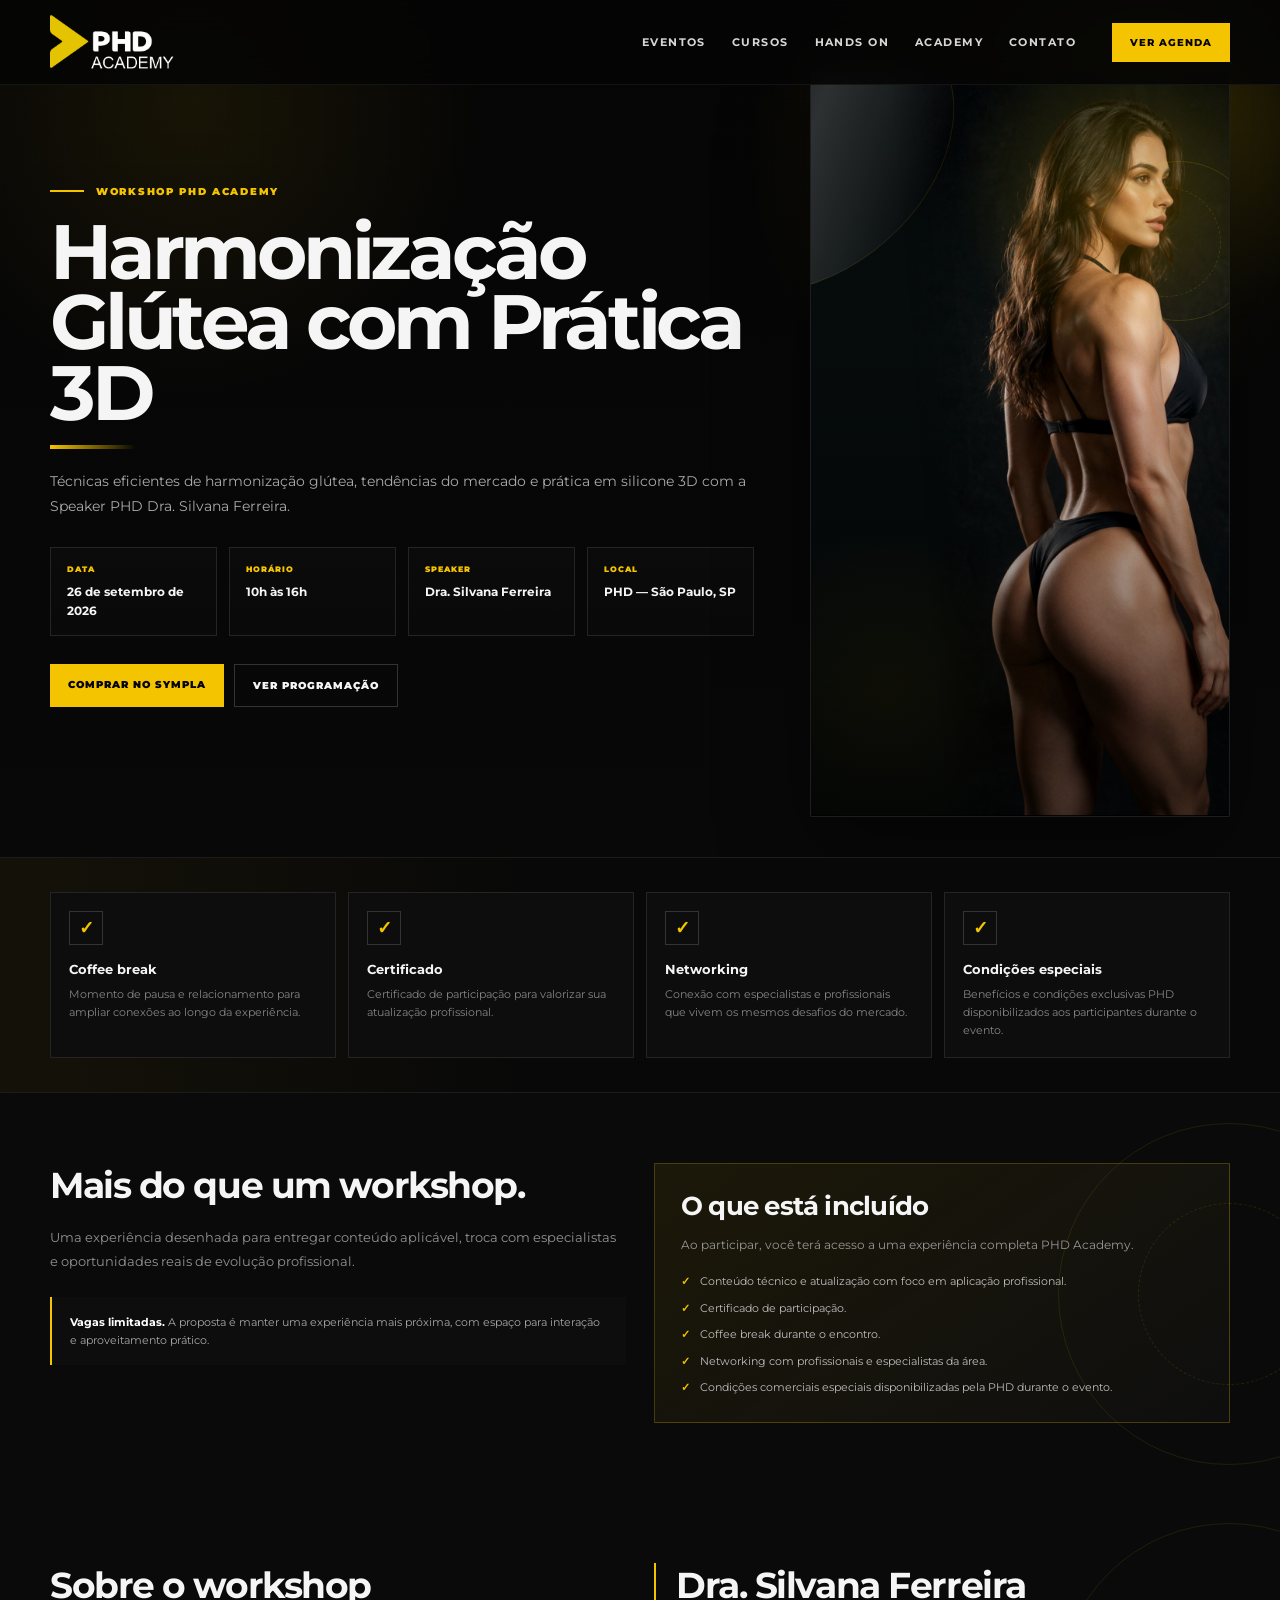
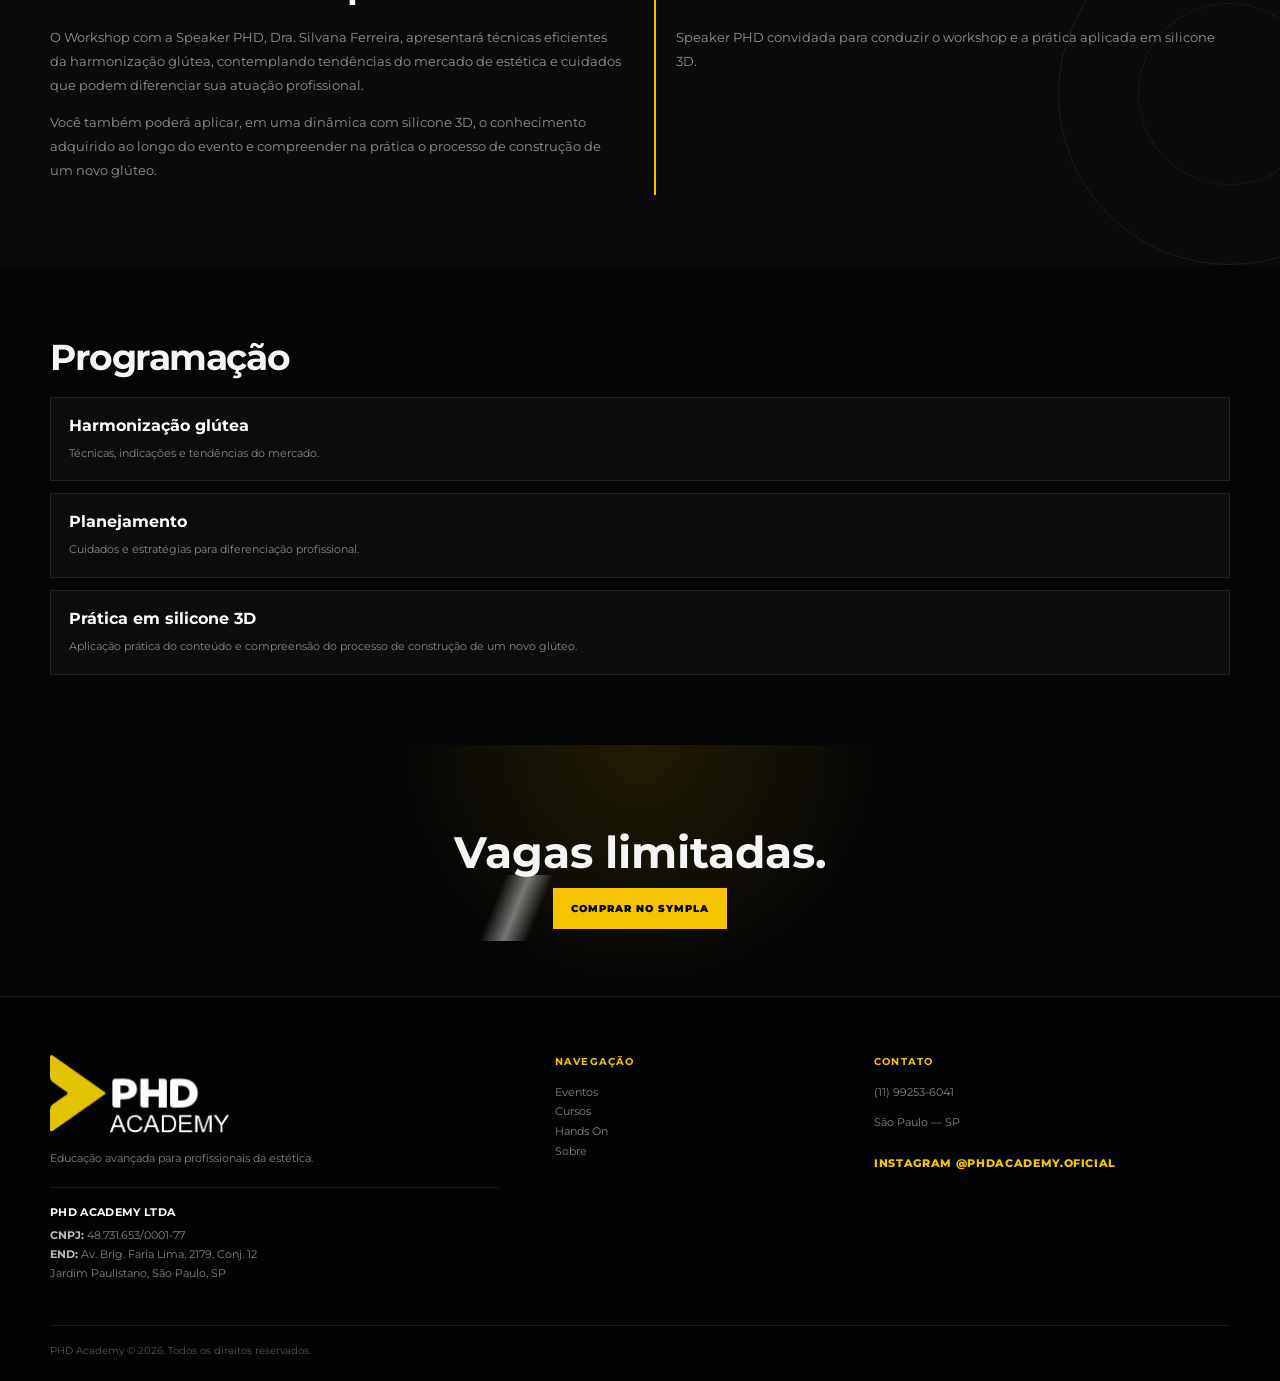
<file: evento-harmonizacao-glutea.html>
<!doctype html>
<html lang="pt-BR"><head>
<base href="./"><meta charset="utf-8"><meta name="viewport" content="width=device-width,initial-scale=1">
<title>Harmonização Glútea com Prática 3D | PHD Academy</title>
<link rel="preconnect" href="https://fonts.googleapis.com">
<link rel="preconnect" href="https://fonts.gstatic.com" crossorigin>
<link href="https://fonts.googleapis.com/css2?family=Montserrat:wght@400;500;600;700;800;900&display=swap" rel="stylesheet">

<style>
:root{--bg:#050505;--panel:#0d0d0d;--line:#272727;--white:#f5f5f5;--muted:#969696;--yellow:#f5c400}
*{box-sizing:border-box}body{margin:0;background:var(--bg);color:var(--white);font-family:Montserrat,Arial,sans-serif}
a{text-decoration:none;color:inherit}.container{width:min(1180px,calc(100% - 40px));margin:auto}
.header{position:sticky;top:0;z-index:20;background:rgba(5,5,5,.88);backdrop-filter:blur(14px);border-bottom:1px solid #1f1f1f}
.nav{height:78px;display:flex;align-items:center;justify-content:space-between}.brand{font-weight:900;letter-spacing:.08em}.brand span{color:var(--yellow)}
.nav a{font-size:10px;font-weight:800;text-transform:uppercase;letter-spacing:.1em}
.hero{padding:70px 0 40px}.hero-grid{display:grid;grid-template-columns:1.05fr .95fr;gap:42px;align-items:center}
.hero-copy .kicker{color:var(--yellow);font-size:10px;font-weight:900;letter-spacing:.17em;text-transform:uppercase}
h1{font-size:clamp(46px,6vw,82px);line-height:.92;letter-spacing:-.055em;margin:18px 0 20px}
.hero-copy p{color:#aaa;line-height:1.8;font-size:14px}
.hero-banner{aspect-ratio:16/9;background:#111;border:1px solid #242424;overflow:hidden}.hero-banner img{width:100%;height:100%;object-fit:cover}
.meta{display:grid;grid-template-columns:repeat(4,1fr);gap:12px;margin:28px 0}.meta div{border:1px solid #242424;background:#0b0b0b;padding:16px}
.meta span{display:block;color:var(--yellow);font-size:8px;font-weight:900;text-transform:uppercase;letter-spacing:.12em;margin-bottom:7px}
.meta strong{font-size:12px}
.btns{display:flex;gap:10px;flex-wrap:wrap}.btn{padding:14px 18px;font-size:10px;font-weight:900;text-transform:uppercase;letter-spacing:.1em}
.btn-yellow{background:var(--yellow);color:#050505}.btn-dark{border:1px solid #333}
.section{padding:70px 0}.section.dark{background:#0a0a0a}.section h2{font-size:36px;letter-spacing:-.04em;margin:0 0 18px}
.section p{color:#929292;line-height:1.85;font-size:13px}.grid2{display:grid;grid-template-columns:1fr 1fr;gap:28px}
.list{display:grid;gap:12px}.item{border:1px solid #222;background:#0c0c0c;padding:18px}.item b{display:block;color:#fff;margin-bottom:7px}.item span{color:#888;font-size:11px;line-height:1.6}
.speaker{border-left:2px solid var(--yellow);padding-left:20px}
.cta{text-align:center;padding:80px 0;background:radial-gradient(circle at 50% 0,rgba(245,196,0,.12),transparent 35%),#050505}
.cta h2{font-size:44px;margin:0 0 18px}.footer{padding:34px 0;border-top:1px solid #1d1d1d;color:#666;font-size:10px}
@media(max-width:850px){.hero-grid,.grid2{grid-template-columns:1fr}.meta{grid-template-columns:1fr 1fr}}
@media(max-width:520px){.meta{grid-template-columns:1fr}h1{font-size:46px}.cta h2{font-size:34px}}

/* ===== RODAPÉ PADRÃO PHD ACADEMY ===== */
.site-footer{
  background:#030303;
  border-top:1px solid #1f1f1f;
  padding:58px 0 24px;
}
.site-footer-grid{
  display:grid;
  grid-template-columns:1.45fr .85fr 1.15fr;
  gap:56px;
  align-items:start;
}
.site-footer-logo{
  width:180px;
  height:auto;
  display:block;
  margin-bottom:16px;
}
.site-footer h4{
  margin:0 0 15px;
  font-size:10px;
  color:var(--yellow,#f5c400);
  text-transform:uppercase;
  letter-spacing:.12em;
}
.site-footer p,
.site-footer a,
.site-footer span{
  color:#858585;
  font-size:11px;
  line-height:1.8;
}
.site-footer a{
  display:block;
  transition:color .25s ease;
}
.site-footer a:hover{color:#f5c400}
.site-footer-company{
  margin-top:18px;
  padding-top:17px;
  border-top:1px solid #1b1b1b;
}
.site-footer-company strong.company-name{
  display:block;
  color:#fff;
  font-size:11px;
  margin-bottom:7px;
  letter-spacing:.03em;
}
.site-footer-company .company-line{
  display:block;
  color:#858585;
  font-size:11px;
  line-height:1.75;
}
.site-footer-company .company-line b{
  color:#bcbcbc;
  font-weight:700;
}
.site-footer-instagram{
  display:inline-flex!important;
  align-items:center;
  gap:8px;
  margin-top:10px;
  color:#f5c400!important;
  font-weight:800;
  text-transform:uppercase;
  letter-spacing:.06em;
}
.site-footer-bottom{
  margin-top:42px;
  padding-top:18px;
  border-top:1px solid #191919;
  color:#555;
  font-size:10px;
}
@media(max-width:800px){
  .site-footer-grid{grid-template-columns:1fr;gap:30px}
}


/* ===== MENU PADRÃO HOME ===== */
.header{
  position:fixed!important;z-index:100!important;top:0;left:0;right:0;
  background:rgba(5,5,5,.88)!important;backdrop-filter:blur(18px);
  border-bottom:1px solid rgba(255,255,255,.06)!important
}
.nav{height:84px;display:flex;align-items:center;gap:36px}
.logo-official{display:flex;align-items:center;min-width:210px}
.logo-official img{display:block;width:170px;max-height:54px;object-fit:contain;object-position:left center}
.menu{display:flex;gap:26px;margin-left:auto}
.menu a{font-size:11px;text-transform:uppercase;letter-spacing:.13em;color:#d7d7d7;font-weight:700;text-decoration:none}
.nav-cta{padding:13px 18px;background:#f5c400;color:#050505;font-size:10px;font-weight:900;text-transform:uppercase;text-decoration:none}
.menu-btn{display:none;margin-left:auto;background:none;border:0;color:#fff;font-size:24px}
@media(max-width:1000px){
  .menu,.nav-cta{display:none}
  .menu-btn{display:block}
  .menu.mobile-open{
    display:flex;position:absolute;top:84px;left:0;right:0;background:#050505;
    flex-direction:column;padding:25px
  }
}

</style>

<style id="conversion-upgrade">
.conversion-strip{padding:34px 0;border-top:1px solid #1c1c1c;border-bottom:1px solid #1c1c1c;background:linear-gradient(90deg,rgba(245,196,0,.05),transparent 42%),#080808}
.conversion-grid{display:grid;grid-template-columns:repeat(4,1fr);gap:12px}
.conv-card{border:1px solid #242424;background:#0d0d0d;padding:18px;min-height:145px}
.conv-card .icon{width:34px;height:34px;display:grid;place-items:center;border:1px solid #333;color:var(--yellow);margin-bottom:16px;font-weight:900}
.conv-card strong{display:block;font-size:13px;margin-bottom:8px}
.conv-card p{margin:0!important;color:#858585!important;font-size:11px!important;line-height:1.65!important}
.sales-box{border:1px solid rgba(245,196,0,.24);background:linear-gradient(145deg,rgba(245,196,0,.08),rgba(255,255,255,.015));padding:26px}
.sales-box h3{font-size:26px;letter-spacing:-.03em;margin:0 0 12px}
.sales-box p{margin:0;color:#969696;line-height:1.75;font-size:12px}
.sales-list{display:grid;gap:10px;margin-top:18px}
.sales-list div{display:flex;gap:10px;color:#bdbdbd;font-size:11px;line-height:1.5}
.sales-list div:before{content:"✓";color:var(--yellow);font-weight:900}
.urgency-box{margin-top:24px;border-left:2px solid var(--yellow);background:#0d0d0d;padding:16px 18px;color:#a7a7a7;font-size:11px;line-height:1.65}
.urgency-box strong{color:#fff}
@media(max-width:850px){.conversion-grid{grid-template-columns:1fr 1fr}}
@media(max-width:520px){.conversion-grid{grid-template-columns:1fr}}
</style>


<style id="microanimations-v2">
html{scroll-behavior:smooth}
.reveal-up{
  opacity:0;
  transform:translateY(26px);
  transition:opacity .75s ease,transform .75s cubic-bezier(.2,.75,.2,1);
}
.reveal-up.is-visible{opacity:1;transform:none}
.hero-copy{animation:lpHeroIn .9s ease both}
.hero-banner{animation:lpHeroIn .9s .12s ease both;overflow:hidden}
.hero-banner img{transition:transform 1s cubic-bezier(.2,.75,.2,1),filter .45s ease}
.hero-banner:hover img{transform:scale(1.035);filter:saturate(1.04)}
@keyframes lpHeroIn{from{opacity:0;transform:translateY(22px)}to{opacity:1;transform:none}}
.meta div,.conv-card,.item,.sales-box{
  transition:transform .3s ease,border-color .3s ease,background .3s ease,box-shadow .3s ease;
}
.meta div:hover,.conv-card:hover,.item:hover,.sales-box:hover{
  transform:translateY(-5px);
  border-color:rgba(245,196,0,.3);
  box-shadow:0 18px 38px rgba(0,0,0,.24);
}
.btn{
  position:relative;
  overflow:hidden;
  transition:transform .25s ease,box-shadow .25s ease;
}
.btn:hover{transform:translateY(-2px)}
.btn-yellow:after{
  content:"";
  position:absolute;
  top:-30%;left:-35%;
  width:28%;height:160%;
  background:linear-gradient(90deg,transparent,rgba(255,255,255,.45),transparent);
  transform:skewX(-22deg);
  animation:lpShine 4.6s ease-in-out infinite;
}
@keyframes lpShine{
  0%,67%{left:-35%;opacity:0}
  72%{opacity:1}
  86%{left:120%;opacity:0}
  100%{left:120%;opacity:0}
}
.conversion-strip{
  position:relative;
  overflow:hidden;
}
}
.speaker{
  transition:border-color .3s ease,transform .3s ease;
}
.speaker:hover{border-color:#fff;transform:translateX(4px)}
</style>


<style id="hero-visual-upgrade">
.hero{
  position:relative;
  overflow:hidden;
  background:
    radial-gradient(circle at 15% 12%, rgba(245,196,0,.08), transparent 22%),
    radial-gradient(circle at 82% 18%, rgba(245,196,0,.10), transparent 24%),
    linear-gradient(180deg,#050505 0%,#080808 100%);
}
.hero:before{
  content:"";
  position:absolute;
  inset:0;
  background-image:
    linear-gradient(rgba(255,255,255,.025) 1px, transparent 1px),
    linear-gradient(90deg, rgba(255,255,255,.025) 1px, transparent 1px);
  background-size:32px 32px;
  opacity:.22;
  mask-image:linear-gradient(180deg,#000,transparent 90%);
  pointer-events:none;
}
.hero:after{
  content:"";
  position:absolute;
  top:-10%;
  right:-8%;
  width:420px;
  height:420px;
  border-radius:50%;
  background:radial-gradient(circle, rgba(245,196,0,.18), rgba(245,196,0,.05) 42%, transparent 68%);
  filter:blur(14px);
  animation:heroGlowPulse 6s ease-in-out infinite;
  pointer-events:none;
}
@keyframes heroGlowPulse{
  0%,100%{transform:scale(1);opacity:.8}
  50%{transform:scale(1.08);opacity:1}
}
.hero-grid{
  position:relative;
  z-index:2;
}
.hero-copy{
  position:relative;
}
.hero-copy .kicker{
  position:relative;
  display:inline-block;
  padding-left:46px;
}
.hero-copy .kicker:before{
  content:"";
  position:absolute;
  left:0;
  top:50%;
  width:34px;
  height:2px;
  background:var(--yellow);
  transform:translateY(-50%);
}
.hero-banner{
  position:relative;
  isolation:isolate;
  border:1px solid rgba(255,255,255,.08) !important;
  box-shadow:0 26px 70px rgba(0,0,0,.38), 0 0 0 1px rgba(245,196,0,.06) inset;
  border-radius:2px;
}
.hero-banner::before{
  content:"";
  position:absolute;
  inset:0;
  background:
    linear-gradient(180deg,rgba(0,0,0,.12),rgba(0,0,0,.02) 38%, rgba(0,0,0,.60) 100%),
    radial-gradient(circle at 78% 18%, rgba(245,196,0,.30), transparent 28%),
    radial-gradient(circle at 20% 80%, rgba(245,196,0,.10), transparent 28%);
  z-index:1;
  pointer-events:none;
}
.hero-banner::after{
  content:"";
  position:absolute;
  top:0;
  left:-35%;
  width:24%;
  height:100%;
  background:linear-gradient(90deg, transparent, rgba(255,255,255,.16), transparent);
  transform:skewX(-18deg);
  animation:lightSweep 7s ease-in-out infinite;
  z-index:2;
  pointer-events:none;
}
@keyframes lightSweep{
  0%,70%{left:-35%;opacity:0}
  76%{opacity:1}
  92%,100%{left:118%;opacity:0}
}
.hero-banner img{
  position:relative;
  z-index:0;
  width:100%;
  height:100%;
  object-fit:cover;
  filter:contrast(1.03) saturate(1.02);
}
.hero-copy h1{
  position:relative;
}
.hero-copy h1::after{
  content:"";
  display:block;
  width:86px;
  height:4px;
  background:linear-gradient(90deg,var(--yellow),transparent);
  margin-top:16px;
}
.meta div{
  background:linear-gradient(180deg,rgba(255,255,255,.02),rgba(255,255,255,.01));
}
.section.dark{
  position:relative;
  overflow:hidden;
}
.section.dark::before{
  content:"";
  position:absolute;
  right:-120px;
  top:30px;
  width:340px;
  height:340px;
  border-radius:50%;
  border:1px solid rgba(245,196,0,.10);
}
.section.dark::after{
  content:"";
  position:absolute;
  right:-40px;
  top:110px;
  width:180px;
  height:180px;
  border-radius:50%;
  border:1px dashed rgba(245,196,0,.12);
  animation:spinSlow 20s linear infinite;
}
@keyframes spinSlow{
  to{transform:rotate(360deg)}
}
.cta{
  position:relative;
  overflow:hidden;
}

}
</style>


<style id="floating-dots-upgrade">
body{position:relative;overflow-x:hidden}
.floating-dots{
  position:fixed;
  inset:0;
  pointer-events:none;
  z-index:0;
}
.floating-dots span{
  position:absolute;
  width:8px;
  height:8px;
  border-radius:50%;
  background:radial-gradient(circle, rgba(245,196,0,.95) 0%, rgba(245,196,0,.35) 40%, rgba(245,196,0,0) 72%);
  box-shadow:0 0 14px rgba(245,196,0,.45), 0 0 28px rgba(245,196,0,.18);
  opacity:.65;
  animation:floatDot 12s ease-in-out infinite;
}
.floating-dots span.small{width:4px;height:4px;opacity:.55}
.floating-dots span.medium{width:6px;height:6px}
.floating-dots span.large{width:10px;height:10px;opacity:.75}
.floating-dots span:nth-child(1){left:8%;top:18%;animation-duration:11s;animation-delay:-1s}
.floating-dots span:nth-child(2){left:18%;top:72%;animation-duration:14s;animation-delay:-4s}
.floating-dots span:nth-child(3){left:28%;top:34%;animation-duration:10s;animation-delay:-2s}
.floating-dots span:nth-child(4){left:39%;top:84%;animation-duration:15s;animation-delay:-5s}
.floating-dots span:nth-child(5){left:52%;top:20%;animation-duration:12s;animation-delay:-3s}
.floating-dots span:nth-child(6){left:63%;top:66%;animation-duration:16s;animation-delay:-7s}
.floating-dots span:nth-child(7){left:74%;top:30%;animation-duration:13s;animation-delay:-6s}
.floating-dots span:nth-child(8){left:84%;top:78%;animation-duration:11s;animation-delay:-8s}
.floating-dots span:nth-child(9){left:91%;top:16%;animation-duration:17s;animation-delay:-9s}
.floating-dots span:nth-child(10){left:12%;top:52%;animation-duration:12s;animation-delay:-2.5s}
.floating-dots span:nth-child(11){left:46%;top:50%;animation-duration:14s;animation-delay:-6.5s}
.floating-dots span:nth-child(12){left:71%;top:10%;animation-duration:18s;animation-delay:-10s}
@keyframes floatDot{
  0%,100%{transform:translate3d(0,0,0) scale(1);opacity:.35}
  25%{transform:translate3d(14px,-18px,0) scale(1.08);opacity:.75}
  50%{transform:translate3d(-10px,-34px,0) scale(.96);opacity:.45}
  75%{transform:translate3d(18px,-12px,0) scale(1.12);opacity:.82}
}
.header,.hero,.section,.conversion-strip,.cta,.footer{position:relative;z-index:1}
.conv-card .icon{
  color:var(--yellow) !important;
  font-size:18px;
  font-weight:900;
}
</style>


<style id="vertical-916-upgrade">
.hero-grid{
  grid-template-columns: minmax(0,1.1fr) minmax(320px,420px) !important;
  gap: 56px !important;
  align-items: center !important;
}
.hero-banner{
  width: 100% !important;
  aspect-ratio: 9 / 16 !important;
  max-width: 420px !important;
  min-height: 700px;
  margin-left: auto;
  position: relative;
  border: 1px solid rgba(255,255,255,.08) !important;
  box-shadow: 0 34px 90px rgba(0,0,0,.42), 0 0 0 1px rgba(245,196,0,.08) inset !important;
  overflow: hidden;
  background: #0b0b0b;
}
.hero-banner::before{
  content:"";
  position:absolute;
  inset:0;
  background:
    linear-gradient(180deg, rgba(0,0,0,.12), rgba(0,0,0,.00) 34%, rgba(0,0,0,.58) 100%),
    radial-gradient(circle at 78% 16%, rgba(245,196,0,.22), transparent 26%),
    radial-gradient(circle at 18% 84%, rgba(245,196,0,.08), transparent 24%);
  z-index:1;
  pointer-events:none;
}
.hero-banner::after{
  content:"";
  position:absolute;
  width:280px;
  height:280px;
  border-radius:50%;
  border:1px solid rgba(245,196,0,.10);
  top:-60px;
  right:-100px;
  pointer-events:none;
}
.hero-banner .ring{
  position:absolute;
  border-radius:50%;
  border:1px solid rgba(245,196,0,.14);
  z-index:2;
  pointer-events:none;
}
.hero-banner .ring.r1{width:160px;height:160px;right:-30px;top:90px}
.hero-banner .ring.r2{width:110px;height:110px;right:8px;top:116px;border-style:dashed}
.hero-banner img{
  width:100% !important;
  height:100% !important;
  object-fit:cover !important;
  object-position:center top !important;
}
@media(max-width:950px){
  .hero-grid{
    grid-template-columns:1fr !important;
    gap:32px !important;
  }
  .hero-banner{
    max-width: 420px !important;
    width: 100% !important;
    margin: 0 auto;
    min-height: auto;
  }
}
</style>


<style id="vertical-lights-animation-v5">
.hero-banner{
  position:relative;
  overflow:hidden;
}
.hero-banner .light-particles{
  position:absolute;
  inset:0;
  z-index:2;
  pointer-events:none;
}
.hero-banner .light-particles span{
  position:absolute;
  bottom:-12%;
  width:6px;
  height:6px;
  border-radius:50%;
  background:radial-gradient(circle, rgba(255,245,190,.98) 0%, rgba(245,196,0,.75) 35%, rgba(245,196,0,.15) 68%, rgba(245,196,0,0) 100%);
  box-shadow:0 0 12px rgba(245,196,0,.55), 0 0 26px rgba(245,196,0,.22);
  opacity:.0;
  animation:riseParticle linear infinite;
}
.hero-banner .light-particles span:nth-child(1){left:10%; animation-duration:15s; animation-delay:-2s; width:5px; height:5px;}
.hero-banner .light-particles span:nth-child(2){left:18%; animation-duration:18s; animation-delay:-6s; width:7px; height:7px;}
.hero-banner .light-particles span:nth-child(3){left:27%; animation-duration:16s; animation-delay:-9s; width:4px; height:4px;}
.hero-banner .light-particles span:nth-child(4){left:37%; animation-duration:20s; animation-delay:-3s; width:8px; height:8px;}
.hero-banner .light-particles span:nth-child(5){left:46%; animation-duration:17s; animation-delay:-11s; width:5px; height:5px;}
.hero-banner .light-particles span:nth-child(6){left:56%; animation-duration:21s; animation-delay:-7s; width:6px; height:6px;}
.hero-banner .light-particles span:nth-child(7){left:66%; animation-duration:19s; animation-delay:-13s; width:4px; height:4px;}
.hero-banner .light-particles span:nth-child(8){left:75%; animation-duration:16.5s; animation-delay:-4s; width:7px; height:7px;}
.hero-banner .light-particles span:nth-child(9){left:84%; animation-duration:22s; animation-delay:-8s; width:5px; height:5px;}
.hero-banner .light-particles span:nth-child(10){left:91%; animation-duration:18.5s; animation-delay:-15s; width:6px; height:6px;}

@keyframes riseParticle{
  0%{
    transform:translate3d(0,0,0) scale(.65);
    opacity:0;
    filter:blur(.2px);
  }
  10%{
    opacity:.75;
  }
  25%{
    transform:translate3d(-6px,-25vh,0) scale(1);
    opacity:.95;
  }
  55%{
    transform:translate3d(8px,-58vh,0) scale(.9);
    opacity:.65;
  }
  85%{
    transform:translate3d(-4px,-90vh,0) scale(1.05);
    opacity:.28;
  }
  100%{
    transform:translate3d(0,-112vh,0) scale(.7);
    opacity:0;
    filter:blur(1px);
  }
}
</style>

</head><body>

<div class="floating-dots" aria-hidden="true">
  <span class="small"></span>
  <span class="medium"></span>
  <span class="large"></span>
  <span class="small"></span>
  <span class="medium"></span>
  <span class="large"></span>
  <span class="small"></span>
  <span class="medium"></span>
  <span class="large"></span>
  <span class="small"></span>
  <span class="medium"></span>
  <span class="small"></span>
</div>


<header class="header">
  <div class="container nav">
    <a href="index.html#inicio" class="logo logo-official">
      <img src="assets/images/site-image-01-19ffa68196.png" alt="PHD Academy">
    </a>
    <nav class="menu" id="menu">
      <a href="index.html#eventos">Eventos</a>
      <a href="index.html#formatos">Cursos</a>
      <a href="index.html#hands-on">Hands On</a>
      <a href="index.html#academy">Academy</a>
      <a href="index.html#contato">Contato</a>
    </nav>
    <a href="index.html#eventos" class="nav-cta">Ver agenda</a>
    <button class="menu-btn" id="menuBtn" aria-label="Abrir menu">☰</button>
  </div>
</header>

<section class="hero"><div class="container hero-grid">
<div class="hero-copy"><div class="kicker">Workshop PHD Academy</div><h1>Harmonização Glútea com Prática 3D</h1>
<p>Técnicas eficientes de harmonização glútea, tendências do mercado e prática em silicone 3D com a Speaker PHD Dra. Silvana Ferreira.</p>
<div class="meta">
<div><span>Data</span><strong>26 de setembro de 2026</strong></div>
<div><span>Horário</span><strong>10h às 16h</strong></div>
<div><span>Speaker</span><strong>Dra. Silvana Ferreira</strong></div>
<div><span>Local</span><strong>PHD — São Paulo, SP</strong></div>
</div>
<div class="btns"><a class="btn btn-yellow" href="https://www.sympla.com.br/evento/workshop-phd-harmonizacao-glutea-com-pratica-3d/3540197" target="_blank">Comprar no Sympla</a><a class="btn btn-dark" href="#conteudo">Ver programação</a></div>
</div>
<div class="hero-banner">
<span class="ring r1"></span><span class="ring r2"></span>
<div class="light-particles" aria-hidden="true">
  <span></span><span></span><span></span><span></span><span></span>
  <span></span><span></span><span></span><span></span><span></span>
</div><img src="assets/images/glutea-01-9fb7026366.png" alt="Harmonização Glútea com Prática 3D"></div>
</div></section>

<section class="conversion-strip">
  <div class="container">
    <div class="conversion-grid">
      <div class="conv-card"><div class="icon">✓</div><strong>Coffee break</strong><p>Momento de pausa e relacionamento para ampliar conexões ao longo da experiência.</p></div>
      <div class="conv-card"><div class="icon">✓</div><strong>Certificado</strong><p>Certificado de participação para valorizar sua atualização profissional.</p></div>
      <div class="conv-card"><div class="icon">✓</div><strong>Networking</strong><p>Conexão com especialistas e profissionais que vivem os mesmos desafios do mercado.</p></div>
      <div class="conv-card"><div class="icon">✓</div><strong>Condições especiais</strong><p>Benefícios e condições exclusivas PHD disponibilizados aos participantes durante o evento.</p></div>
    </div>
  </div>
</section>


<section class="section dark">
  <div class="container grid2">
    <div>
      <h2>Mais do que um workshop.</h2>
      <p>Uma experiência desenhada para entregar conteúdo aplicável, troca com especialistas e oportunidades reais de evolução profissional.</p>
      <div class="urgency-box"><strong>Vagas limitadas.</strong> A proposta é manter uma experiência mais próxima, com espaço para interação e aproveitamento prático.</div>
    </div>
    <div class="sales-box">
      <h3>O que está incluído</h3>
      <p>Ao participar, você terá acesso a uma experiência completa PHD Academy.</p>
      <div class="sales-list">
        <div>Conteúdo técnico e atualização com foco em aplicação profissional.</div>
        <div>Certificado de participação.</div>
        <div>Coffee break durante o encontro.</div>
        <div>Networking com profissionais e especialistas da área.</div>
        <div>Condições comerciais especiais disponibilizadas pela PHD durante o evento.</div>
      </div>
    </div>
  </div>
</section>

<section class="section dark" id="conteudo"><div class="container grid2">
<div><h2>Sobre o workshop</h2><p>O Workshop com a Speaker PHD, Dra. Silvana Ferreira, apresentará técnicas eficientes da harmonização glútea, contemplando tendências do mercado de estética e cuidados que podem diferenciar sua atuação profissional.</p>
<p>Você também poderá aplicar, em uma dinâmica com silicone 3D, o conhecimento adquirido ao longo do evento e compreender na prática o processo de construção de um novo glúteo.</p></div>
<div class="speaker"><h2>Dra. Silvana Ferreira</h2><p>Speaker PHD convidada para conduzir o workshop e a prática aplicada em silicone 3D.</p></div>
</div></section>
<section class="section"><div class="container"><h2>Programação</h2><div class="list">
<div class="item"><b>Harmonização glútea</b><span>Técnicas, indicações e tendências do mercado.</span></div>
<div class="item"><b>Planejamento</b><span>Cuidados e estratégias para diferenciação profissional.</span></div>
<div class="item"><b>Prática em silicone 3D</b><span>Aplicação prática do conteúdo e compreensão do processo de construção de um novo glúteo.</span></div>
</div></div></section>
<section class="cta"><div class="container"><h2>Vagas limitadas.</h2><a class="btn btn-yellow" href="https://www.sympla.com.br/evento/workshop-phd-harmonizacao-glutea-com-pratica-3d/3540197" target="_blank">Comprar no Sympla</a></div></section>

<footer class="site-footer">
  <div class="container site-footer-grid">
    <div>
      <img class="site-footer-logo" src="assets/images/glutea-02-19ffa68196.png" alt="PHD Academy">
      <p>Educação avançada para profissionais da estética.</p>

      <div class="site-footer-company">
        <strong class="company-name">PHD ACADEMY LTDA</strong>
        <span class="company-line"><b>CNPJ:</b> 48.731.653/0001-77</span>
        <span class="company-line"><b>END:</b> Av. Brig. Faria Lima, 2179, Conj. 12</span>
        <span class="company-line">Jardim Paulistano, São Paulo, SP</span>
      </div>
    </div>

    <div>
      <h4>Navegação</h4>
      <a href="index.html#eventos">Eventos</a>
      <a href="index.html#formatos">Cursos</a>
      <a href="index.html#hands-on">Hands On</a>
      <a href="index.html#academy">Sobre</a>
    </div>

    <div>
      <h4>Contato</h4>
      <a href="https://wa.me/5511992536041" target="_blank" rel="noopener">(11) 99253-6041</a>
      <p>São Paulo — SP</p>
      <a class="site-footer-instagram" href="https://www.instagram.com/phdacademy.oficial/" target="_blank" rel="noopener">
        Instagram @phdacademy.oficial
      </a>
    </div>
  </div>

  <div class="container site-footer-bottom">PHD Academy © 2026. Todos os direitos reservados.</div>
</footer>


<script>
(function(){
  const targets=document.querySelectorAll(
    '.meta div,.conversion-grid .conv-card,.section h2,.section p,.speaker,.item,.sales-box,.urgency-box,.cta h2,.cta .btn'
  );
  targets.forEach(el=>el.classList.add('reveal-up'));
  const io=new IntersectionObserver((entries)=>{
    entries.forEach((entry)=>{
      if(entry.isIntersecting){
        entry.target.classList.add('is-visible');
        io.unobserve(entry.target);
      }
    });
  },{threshold:.12,rootMargin:'0px 0px -35px 0px'});
  targets.forEach((el,i)=>{
    el.style.transitionDelay=((i%4)*60)+'ms';
    io.observe(el);
  });
})();
</script>


<script>
(function(){
  const btn=document.getElementById('menuBtn');
  const menu=document.getElementById('menu');
  if(!btn||!menu) return;
  btn.addEventListener('click',()=>menu.classList.toggle('mobile-open'));
  menu.querySelectorAll('a').forEach(a=>a.addEventListener('click',()=>menu.classList.remove('mobile-open')));
})();
</script>

</body></html>
</file>
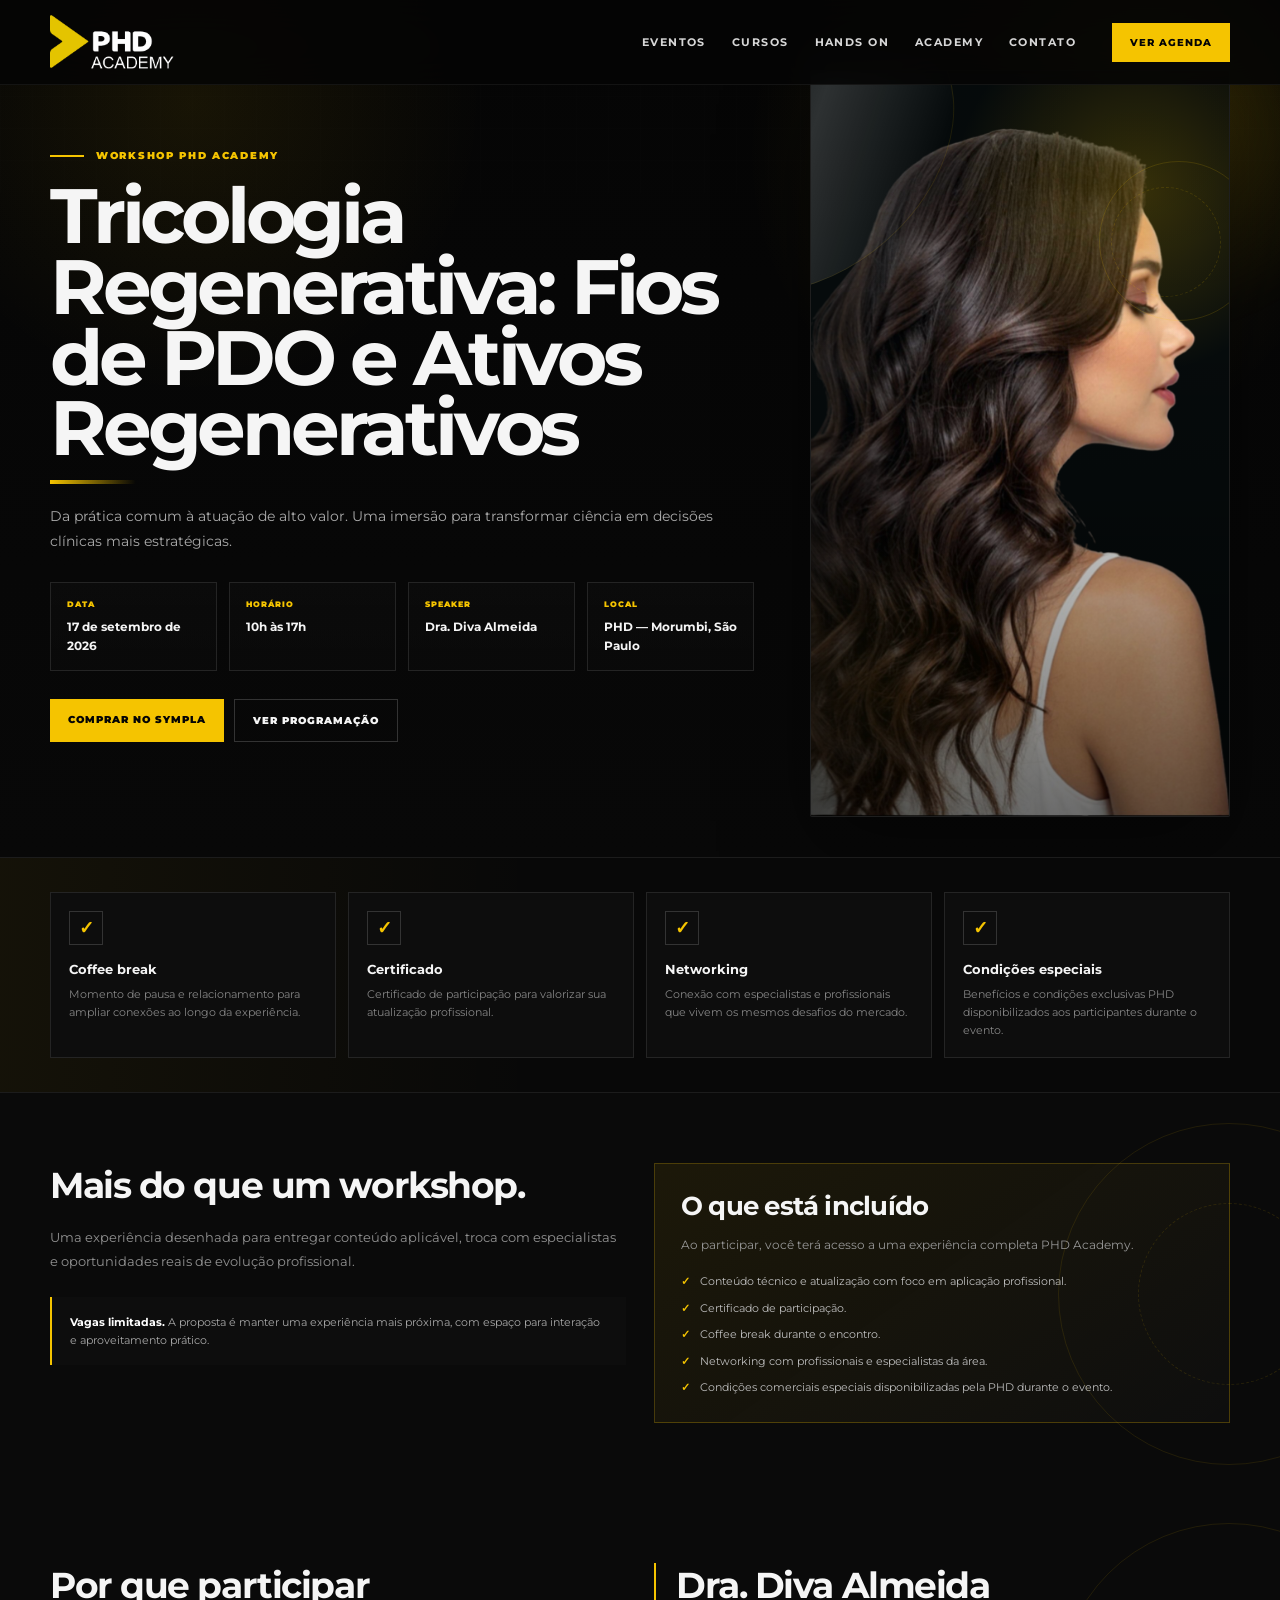
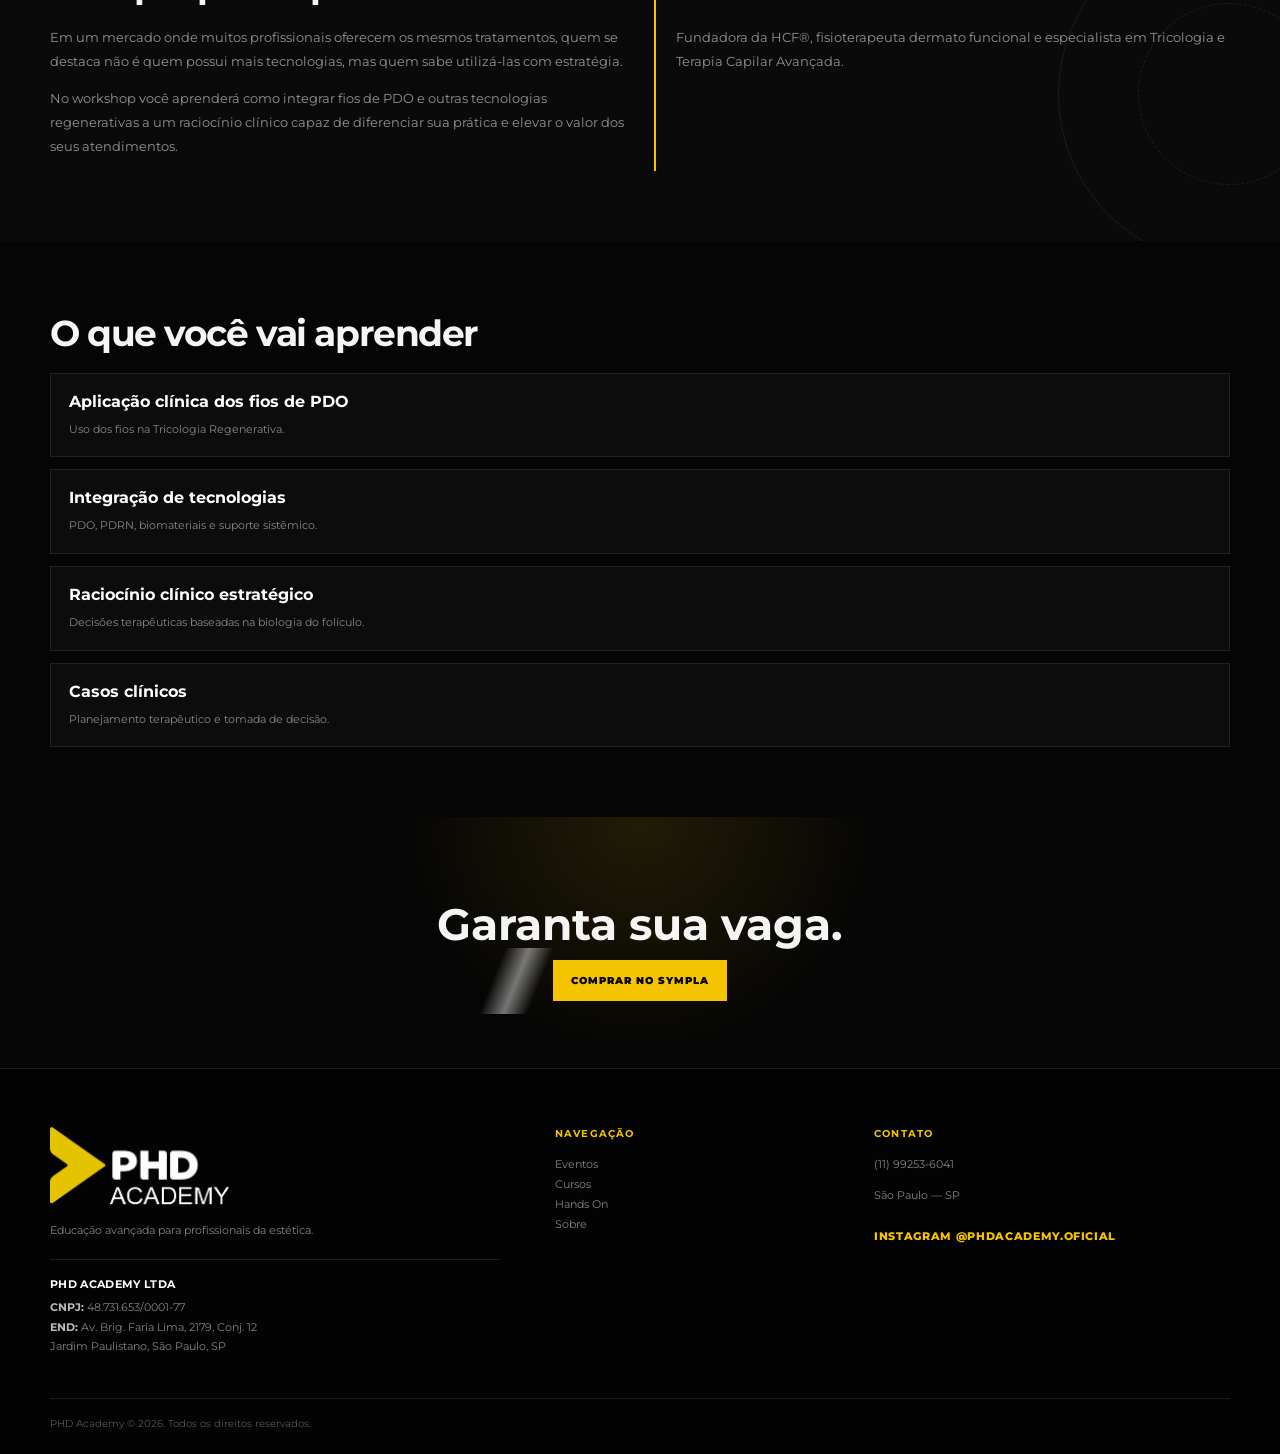
<file: evento-tricologia-regenerativa.html>
<!doctype html>
<html lang="pt-BR"><head>
<base href="./"><meta charset="utf-8"><meta name="viewport" content="width=device-width,initial-scale=1">
<title>Tricologia Regenerativa | PHD Academy</title>
<link rel="preconnect" href="https://fonts.googleapis.com">
<link rel="preconnect" href="https://fonts.gstatic.com" crossorigin>
<link href="https://fonts.googleapis.com/css2?family=Montserrat:wght@400;500;600;700;800;900&display=swap" rel="stylesheet">

<style>
:root{--bg:#050505;--panel:#0d0d0d;--line:#272727;--white:#f5f5f5;--muted:#969696;--yellow:#f5c400}
*{box-sizing:border-box}body{margin:0;background:var(--bg);color:var(--white);font-family:Montserrat,Arial,sans-serif}
a{text-decoration:none;color:inherit}.container{width:min(1180px,calc(100% - 40px));margin:auto}
.header{position:sticky;top:0;z-index:20;background:rgba(5,5,5,.88);backdrop-filter:blur(14px);border-bottom:1px solid #1f1f1f}
.nav{height:78px;display:flex;align-items:center;justify-content:space-between}.brand{font-weight:900;letter-spacing:.08em}.brand span{color:var(--yellow)}
.nav a{font-size:10px;font-weight:800;text-transform:uppercase;letter-spacing:.1em}
.hero{padding:70px 0 40px}.hero-grid{display:grid;grid-template-columns:1.05fr .95fr;gap:42px;align-items:center}
.hero-copy .kicker{color:var(--yellow);font-size:10px;font-weight:900;letter-spacing:.17em;text-transform:uppercase}
h1{font-size:clamp(46px,6vw,82px);line-height:.92;letter-spacing:-.055em;margin:18px 0 20px}
.hero-copy p{color:#aaa;line-height:1.8;font-size:14px}
.hero-banner{aspect-ratio:16/9;background:#111;border:1px solid #242424;overflow:hidden}.hero-banner img{width:100%;height:100%;object-fit:cover}
.meta{display:grid;grid-template-columns:repeat(4,1fr);gap:12px;margin:28px 0}.meta div{border:1px solid #242424;background:#0b0b0b;padding:16px}
.meta span{display:block;color:var(--yellow);font-size:8px;font-weight:900;text-transform:uppercase;letter-spacing:.12em;margin-bottom:7px}
.meta strong{font-size:12px}
.btns{display:flex;gap:10px;flex-wrap:wrap}.btn{padding:14px 18px;font-size:10px;font-weight:900;text-transform:uppercase;letter-spacing:.1em}
.btn-yellow{background:var(--yellow);color:#050505}.btn-dark{border:1px solid #333}
.section{padding:70px 0}.section.dark{background:#0a0a0a}.section h2{font-size:36px;letter-spacing:-.04em;margin:0 0 18px}
.section p{color:#929292;line-height:1.85;font-size:13px}.grid2{display:grid;grid-template-columns:1fr 1fr;gap:28px}
.list{display:grid;gap:12px}.item{border:1px solid #222;background:#0c0c0c;padding:18px}.item b{display:block;color:#fff;margin-bottom:7px}.item span{color:#888;font-size:11px;line-height:1.6}
.speaker{border-left:2px solid var(--yellow);padding-left:20px}
.cta{text-align:center;padding:80px 0;background:radial-gradient(circle at 50% 0,rgba(245,196,0,.12),transparent 35%),#050505}
.cta h2{font-size:44px;margin:0 0 18px}.footer{padding:34px 0;border-top:1px solid #1d1d1d;color:#666;font-size:10px}
@media(max-width:850px){.hero-grid,.grid2{grid-template-columns:1fr}.meta{grid-template-columns:1fr 1fr}}
@media(max-width:520px){.meta{grid-template-columns:1fr}h1{font-size:46px}.cta h2{font-size:34px}}

/* ===== RODAPÉ PADRÃO PHD ACADEMY ===== */
.site-footer{
  background:#030303;
  border-top:1px solid #1f1f1f;
  padding:58px 0 24px;
}
.site-footer-grid{
  display:grid;
  grid-template-columns:1.45fr .85fr 1.15fr;
  gap:56px;
  align-items:start;
}
.site-footer-logo{
  width:180px;
  height:auto;
  display:block;
  margin-bottom:16px;
}
.site-footer h4{
  margin:0 0 15px;
  font-size:10px;
  color:var(--yellow,#f5c400);
  text-transform:uppercase;
  letter-spacing:.12em;
}
.site-footer p,
.site-footer a,
.site-footer span{
  color:#858585;
  font-size:11px;
  line-height:1.8;
}
.site-footer a{
  display:block;
  transition:color .25s ease;
}
.site-footer a:hover{color:#f5c400}
.site-footer-company{
  margin-top:18px;
  padding-top:17px;
  border-top:1px solid #1b1b1b;
}
.site-footer-company strong.company-name{
  display:block;
  color:#fff;
  font-size:11px;
  margin-bottom:7px;
  letter-spacing:.03em;
}
.site-footer-company .company-line{
  display:block;
  color:#858585;
  font-size:11px;
  line-height:1.75;
}
.site-footer-company .company-line b{
  color:#bcbcbc;
  font-weight:700;
}
.site-footer-instagram{
  display:inline-flex!important;
  align-items:center;
  gap:8px;
  margin-top:10px;
  color:#f5c400!important;
  font-weight:800;
  text-transform:uppercase;
  letter-spacing:.06em;
}
.site-footer-bottom{
  margin-top:42px;
  padding-top:18px;
  border-top:1px solid #191919;
  color:#555;
  font-size:10px;
}
@media(max-width:800px){
  .site-footer-grid{grid-template-columns:1fr;gap:30px}
}


/* ===== MENU PADRÃO HOME ===== */
.header{
  position:fixed!important;z-index:100!important;top:0;left:0;right:0;
  background:rgba(5,5,5,.88)!important;backdrop-filter:blur(18px);
  border-bottom:1px solid rgba(255,255,255,.06)!important
}
.nav{height:84px;display:flex;align-items:center;gap:36px}
.logo-official{display:flex;align-items:center;min-width:210px}
.logo-official img{display:block;width:170px;max-height:54px;object-fit:contain;object-position:left center}
.menu{display:flex;gap:26px;margin-left:auto}
.menu a{font-size:11px;text-transform:uppercase;letter-spacing:.13em;color:#d7d7d7;font-weight:700;text-decoration:none}
.nav-cta{padding:13px 18px;background:#f5c400;color:#050505;font-size:10px;font-weight:900;text-transform:uppercase;text-decoration:none}
.menu-btn{display:none;margin-left:auto;background:none;border:0;color:#fff;font-size:24px}
@media(max-width:1000px){
  .menu,.nav-cta{display:none}
  .menu-btn{display:block}
  .menu.mobile-open{
    display:flex;position:absolute;top:84px;left:0;right:0;background:#050505;
    flex-direction:column;padding:25px
  }
}

</style>

<style id="conversion-upgrade">
.conversion-strip{padding:34px 0;border-top:1px solid #1c1c1c;border-bottom:1px solid #1c1c1c;background:linear-gradient(90deg,rgba(245,196,0,.05),transparent 42%),#080808}
.conversion-grid{display:grid;grid-template-columns:repeat(4,1fr);gap:12px}
.conv-card{border:1px solid #242424;background:#0d0d0d;padding:18px;min-height:145px}
.conv-card .icon{width:34px;height:34px;display:grid;place-items:center;border:1px solid #333;color:var(--yellow);margin-bottom:16px;font-weight:900}
.conv-card strong{display:block;font-size:13px;margin-bottom:8px}
.conv-card p{margin:0!important;color:#858585!important;font-size:11px!important;line-height:1.65!important}
.sales-box{border:1px solid rgba(245,196,0,.24);background:linear-gradient(145deg,rgba(245,196,0,.08),rgba(255,255,255,.015));padding:26px}
.sales-box h3{font-size:26px;letter-spacing:-.03em;margin:0 0 12px}
.sales-box p{margin:0;color:#969696;line-height:1.75;font-size:12px}
.sales-list{display:grid;gap:10px;margin-top:18px}
.sales-list div{display:flex;gap:10px;color:#bdbdbd;font-size:11px;line-height:1.5}
.sales-list div:before{content:"✓";color:var(--yellow);font-weight:900}
.urgency-box{margin-top:24px;border-left:2px solid var(--yellow);background:#0d0d0d;padding:16px 18px;color:#a7a7a7;font-size:11px;line-height:1.65}
.urgency-box strong{color:#fff}
@media(max-width:850px){.conversion-grid{grid-template-columns:1fr 1fr}}
@media(max-width:520px){.conversion-grid{grid-template-columns:1fr}}
</style>


<style id="microanimations-v2">
html{scroll-behavior:smooth}
.reveal-up{
  opacity:0;
  transform:translateY(26px);
  transition:opacity .75s ease,transform .75s cubic-bezier(.2,.75,.2,1);
}
.reveal-up.is-visible{opacity:1;transform:none}
.hero-copy{animation:lpHeroIn .9s ease both}
.hero-banner{animation:lpHeroIn .9s .12s ease both;overflow:hidden}
.hero-banner img{transition:transform 1s cubic-bezier(.2,.75,.2,1),filter .45s ease}
.hero-banner:hover img{transform:scale(1.035);filter:saturate(1.04)}
@keyframes lpHeroIn{from{opacity:0;transform:translateY(22px)}to{opacity:1;transform:none}}
.meta div,.conv-card,.item,.sales-box{
  transition:transform .3s ease,border-color .3s ease,background .3s ease,box-shadow .3s ease;
}
.meta div:hover,.conv-card:hover,.item:hover,.sales-box:hover{
  transform:translateY(-5px);
  border-color:rgba(245,196,0,.3);
  box-shadow:0 18px 38px rgba(0,0,0,.24);
}
.btn{
  position:relative;
  overflow:hidden;
  transition:transform .25s ease,box-shadow .25s ease;
}
.btn:hover{transform:translateY(-2px)}
.btn-yellow:after{
  content:"";
  position:absolute;
  top:-30%;left:-35%;
  width:28%;height:160%;
  background:linear-gradient(90deg,transparent,rgba(255,255,255,.45),transparent);
  transform:skewX(-22deg);
  animation:lpShine 4.6s ease-in-out infinite;
}
@keyframes lpShine{
  0%,67%{left:-35%;opacity:0}
  72%{opacity:1}
  86%{left:120%;opacity:0}
  100%{left:120%;opacity:0}
}
.conversion-strip{
  position:relative;
  overflow:hidden;
}
}
.speaker{
  transition:border-color .3s ease,transform .3s ease;
}
.speaker:hover{border-color:#fff;transform:translateX(4px)}
</style>


<style id="hero-visual-upgrade">
.hero{
  position:relative;
  overflow:hidden;
  background:
    radial-gradient(circle at 15% 12%, rgba(245,196,0,.08), transparent 22%),
    radial-gradient(circle at 82% 18%, rgba(245,196,0,.10), transparent 24%),
    linear-gradient(180deg,#050505 0%,#080808 100%);
}
.hero:before{
  content:"";
  position:absolute;
  inset:0;
  background-image:
    linear-gradient(rgba(255,255,255,.025) 1px, transparent 1px),
    linear-gradient(90deg, rgba(255,255,255,.025) 1px, transparent 1px);
  background-size:32px 32px;
  opacity:.22;
  mask-image:linear-gradient(180deg,#000,transparent 90%);
  pointer-events:none;
}
.hero:after{
  content:"";
  position:absolute;
  top:-10%;
  right:-8%;
  width:420px;
  height:420px;
  border-radius:50%;
  background:radial-gradient(circle, rgba(245,196,0,.18), rgba(245,196,0,.05) 42%, transparent 68%);
  filter:blur(14px);
  animation:heroGlowPulse 6s ease-in-out infinite;
  pointer-events:none;
}
@keyframes heroGlowPulse{
  0%,100%{transform:scale(1);opacity:.8}
  50%{transform:scale(1.08);opacity:1}
}
.hero-grid{
  position:relative;
  z-index:2;
}
.hero-copy{
  position:relative;
}
.hero-copy .kicker{
  position:relative;
  display:inline-block;
  padding-left:46px;
}
.hero-copy .kicker:before{
  content:"";
  position:absolute;
  left:0;
  top:50%;
  width:34px;
  height:2px;
  background:var(--yellow);
  transform:translateY(-50%);
}
.hero-banner{
  position:relative;
  isolation:isolate;
  border:1px solid rgba(255,255,255,.08) !important;
  box-shadow:0 26px 70px rgba(0,0,0,.38), 0 0 0 1px rgba(245,196,0,.06) inset;
  border-radius:2px;
}
.hero-banner::before{
  content:"";
  position:absolute;
  inset:0;
  background:
    linear-gradient(180deg,rgba(0,0,0,.12),rgba(0,0,0,.02) 38%, rgba(0,0,0,.60) 100%),
    radial-gradient(circle at 78% 18%, rgba(245,196,0,.30), transparent 28%),
    radial-gradient(circle at 20% 80%, rgba(245,196,0,.10), transparent 28%);
  z-index:1;
  pointer-events:none;
}
.hero-banner::after{
  content:"";
  position:absolute;
  top:0;
  left:-35%;
  width:24%;
  height:100%;
  background:linear-gradient(90deg, transparent, rgba(255,255,255,.16), transparent);
  transform:skewX(-18deg);
  animation:lightSweep 7s ease-in-out infinite;
  z-index:2;
  pointer-events:none;
}
@keyframes lightSweep{
  0%,70%{left:-35%;opacity:0}
  76%{opacity:1}
  92%,100%{left:118%;opacity:0}
}
.hero-banner img{
  position:relative;
  z-index:0;
  width:100%;
  height:100%;
  object-fit:cover;
  filter:contrast(1.03) saturate(1.02);
}
.hero-copy h1{
  position:relative;
}
.hero-copy h1::after{
  content:"";
  display:block;
  width:86px;
  height:4px;
  background:linear-gradient(90deg,var(--yellow),transparent);
  margin-top:16px;
}
.meta div{
  background:linear-gradient(180deg,rgba(255,255,255,.02),rgba(255,255,255,.01));
}
.section.dark{
  position:relative;
  overflow:hidden;
}
.section.dark::before{
  content:"";
  position:absolute;
  right:-120px;
  top:30px;
  width:340px;
  height:340px;
  border-radius:50%;
  border:1px solid rgba(245,196,0,.10);
}
.section.dark::after{
  content:"";
  position:absolute;
  right:-40px;
  top:110px;
  width:180px;
  height:180px;
  border-radius:50%;
  border:1px dashed rgba(245,196,0,.12);
  animation:spinSlow 20s linear infinite;
}
@keyframes spinSlow{
  to{transform:rotate(360deg)}
}
.cta{
  position:relative;
  overflow:hidden;
}

}
</style>


<style id="floating-dots-upgrade">
body{position:relative;overflow-x:hidden}
.floating-dots{
  position:fixed;
  inset:0;
  pointer-events:none;
  z-index:0;
}
.floating-dots span{
  position:absolute;
  width:8px;
  height:8px;
  border-radius:50%;
  background:radial-gradient(circle, rgba(245,196,0,.95) 0%, rgba(245,196,0,.35) 40%, rgba(245,196,0,0) 72%);
  box-shadow:0 0 14px rgba(245,196,0,.45), 0 0 28px rgba(245,196,0,.18);
  opacity:.65;
  animation:floatDot 12s ease-in-out infinite;
}
.floating-dots span.small{width:4px;height:4px;opacity:.55}
.floating-dots span.medium{width:6px;height:6px}
.floating-dots span.large{width:10px;height:10px;opacity:.75}
.floating-dots span:nth-child(1){left:8%;top:18%;animation-duration:11s;animation-delay:-1s}
.floating-dots span:nth-child(2){left:18%;top:72%;animation-duration:14s;animation-delay:-4s}
.floating-dots span:nth-child(3){left:28%;top:34%;animation-duration:10s;animation-delay:-2s}
.floating-dots span:nth-child(4){left:39%;top:84%;animation-duration:15s;animation-delay:-5s}
.floating-dots span:nth-child(5){left:52%;top:20%;animation-duration:12s;animation-delay:-3s}
.floating-dots span:nth-child(6){left:63%;top:66%;animation-duration:16s;animation-delay:-7s}
.floating-dots span:nth-child(7){left:74%;top:30%;animation-duration:13s;animation-delay:-6s}
.floating-dots span:nth-child(8){left:84%;top:78%;animation-duration:11s;animation-delay:-8s}
.floating-dots span:nth-child(9){left:91%;top:16%;animation-duration:17s;animation-delay:-9s}
.floating-dots span:nth-child(10){left:12%;top:52%;animation-duration:12s;animation-delay:-2.5s}
.floating-dots span:nth-child(11){left:46%;top:50%;animation-duration:14s;animation-delay:-6.5s}
.floating-dots span:nth-child(12){left:71%;top:10%;animation-duration:18s;animation-delay:-10s}
@keyframes floatDot{
  0%,100%{transform:translate3d(0,0,0) scale(1);opacity:.35}
  25%{transform:translate3d(14px,-18px,0) scale(1.08);opacity:.75}
  50%{transform:translate3d(-10px,-34px,0) scale(.96);opacity:.45}
  75%{transform:translate3d(18px,-12px,0) scale(1.12);opacity:.82}
}
.header,.hero,.section,.conversion-strip,.cta,.footer{position:relative;z-index:1}
.conv-card .icon{
  color:var(--yellow) !important;
  font-size:18px;
  font-weight:900;
}
</style>


<style id="vertical-916-upgrade">
.hero-grid{
  grid-template-columns: minmax(0,1.1fr) minmax(320px,420px) !important;
  gap: 56px !important;
  align-items: center !important;
}
.hero-banner{
  width: 100% !important;
  aspect-ratio: 9 / 16 !important;
  max-width: 420px !important;
  min-height: 700px;
  margin-left: auto;
  position: relative;
  border: 1px solid rgba(255,255,255,.08) !important;
  box-shadow: 0 34px 90px rgba(0,0,0,.42), 0 0 0 1px rgba(245,196,0,.08) inset !important;
  overflow: hidden;
  background: #0b0b0b;
}
.hero-banner::before{
  content:"";
  position:absolute;
  inset:0;
  background:
    linear-gradient(180deg, rgba(0,0,0,.12), rgba(0,0,0,.00) 34%, rgba(0,0,0,.58) 100%),
    radial-gradient(circle at 78% 16%, rgba(245,196,0,.22), transparent 26%),
    radial-gradient(circle at 18% 84%, rgba(245,196,0,.08), transparent 24%);
  z-index:1;
  pointer-events:none;
}
.hero-banner::after{
  content:"";
  position:absolute;
  width:280px;
  height:280px;
  border-radius:50%;
  border:1px solid rgba(245,196,0,.10);
  top:-60px;
  right:-100px;
  pointer-events:none;
}
.hero-banner .ring{
  position:absolute;
  border-radius:50%;
  border:1px solid rgba(245,196,0,.14);
  z-index:2;
  pointer-events:none;
}
.hero-banner .ring.r1{width:160px;height:160px;right:-30px;top:90px}
.hero-banner .ring.r2{width:110px;height:110px;right:8px;top:116px;border-style:dashed}
.hero-banner img{
  width:100% !important;
  height:100% !important;
  object-fit:cover !important;
  object-position:center top !important;
}
@media(max-width:950px){
  .hero-grid{
    grid-template-columns:1fr !important;
    gap:32px !important;
  }
  .hero-banner{
    max-width: 420px !important;
    width: 100% !important;
    margin: 0 auto;
    min-height: auto;
  }
}
</style>


<style id="vertical-lights-animation-v5">
.hero-banner{
  position:relative;
  overflow:hidden;
}
.hero-banner .light-particles{
  position:absolute;
  inset:0;
  z-index:2;
  pointer-events:none;
}
.hero-banner .light-particles span{
  position:absolute;
  bottom:-12%;
  width:6px;
  height:6px;
  border-radius:50%;
  background:radial-gradient(circle, rgba(255,245,190,.98) 0%, rgba(245,196,0,.75) 35%, rgba(245,196,0,.15) 68%, rgba(245,196,0,0) 100%);
  box-shadow:0 0 12px rgba(245,196,0,.55), 0 0 26px rgba(245,196,0,.22);
  opacity:.0;
  animation:riseParticle linear infinite;
}
.hero-banner .light-particles span:nth-child(1){left:10%; animation-duration:15s; animation-delay:-2s; width:5px; height:5px;}
.hero-banner .light-particles span:nth-child(2){left:18%; animation-duration:18s; animation-delay:-6s; width:7px; height:7px;}
.hero-banner .light-particles span:nth-child(3){left:27%; animation-duration:16s; animation-delay:-9s; width:4px; height:4px;}
.hero-banner .light-particles span:nth-child(4){left:37%; animation-duration:20s; animation-delay:-3s; width:8px; height:8px;}
.hero-banner .light-particles span:nth-child(5){left:46%; animation-duration:17s; animation-delay:-11s; width:5px; height:5px;}
.hero-banner .light-particles span:nth-child(6){left:56%; animation-duration:21s; animation-delay:-7s; width:6px; height:6px;}
.hero-banner .light-particles span:nth-child(7){left:66%; animation-duration:19s; animation-delay:-13s; width:4px; height:4px;}
.hero-banner .light-particles span:nth-child(8){left:75%; animation-duration:16.5s; animation-delay:-4s; width:7px; height:7px;}
.hero-banner .light-particles span:nth-child(9){left:84%; animation-duration:22s; animation-delay:-8s; width:5px; height:5px;}
.hero-banner .light-particles span:nth-child(10){left:91%; animation-duration:18.5s; animation-delay:-15s; width:6px; height:6px;}

@keyframes riseParticle{
  0%{
    transform:translate3d(0,0,0) scale(.65);
    opacity:0;
    filter:blur(.2px);
  }
  10%{
    opacity:.75;
  }
  25%{
    transform:translate3d(-6px,-25vh,0) scale(1);
    opacity:.95;
  }
  55%{
    transform:translate3d(8px,-58vh,0) scale(.9);
    opacity:.65;
  }
  85%{
    transform:translate3d(-4px,-90vh,0) scale(1.05);
    opacity:.28;
  }
  100%{
    transform:translate3d(0,-112vh,0) scale(.7);
    opacity:0;
    filter:blur(1px);
  }
}
</style>

</head><body>

<div class="floating-dots" aria-hidden="true">
  <span class="small"></span>
  <span class="medium"></span>
  <span class="large"></span>
  <span class="small"></span>
  <span class="medium"></span>
  <span class="large"></span>
  <span class="small"></span>
  <span class="medium"></span>
  <span class="large"></span>
  <span class="small"></span>
  <span class="medium"></span>
  <span class="small"></span>
</div>


<header class="header">
  <div class="container nav">
    <a href="index.html#inicio" class="logo logo-official">
      <img src="assets/images/site-image-01-19ffa68196.png" alt="PHD Academy">
    </a>
    <nav class="menu" id="menu">
      <a href="index.html#eventos">Eventos</a>
      <a href="index.html#formatos">Cursos</a>
      <a href="index.html#hands-on">Hands On</a>
      <a href="index.html#academy">Academy</a>
      <a href="index.html#contato">Contato</a>
    </nav>
    <a href="index.html#eventos" class="nav-cta">Ver agenda</a>
    <button class="menu-btn" id="menuBtn" aria-label="Abrir menu">☰</button>
  </div>
</header>

<section class="hero"><div class="container hero-grid">
<div class="hero-copy"><div class="kicker">Workshop PHD Academy</div><h1>Tricologia Regenerativa: Fios de PDO e Ativos Regenerativos</h1>
<p>Da prática comum à atuação de alto valor. Uma imersão para transformar ciência em decisões clínicas mais estratégicas.</p>
<div class="meta">
<div><span>Data</span><strong>17 de setembro de 2026</strong></div>
<div><span>Horário</span><strong>10h às 17h</strong></div>
<div><span>Speaker</span><strong>Dra. Diva Almeida</strong></div>
<div><span>Local</span><strong>PHD — Morumbi, São Paulo</strong></div>
</div>
<div class="btns"><a class="btn btn-yellow" href="https://www.sympla.com.br/evento/tricologia-regenerativa-fios-de-pdo-e-ativos-regenerativos/3521442" target="_blank">Comprar no Sympla</a><a class="btn btn-dark" href="#conteudo">Ver programação</a></div>
</div>
<div class="hero-banner">
<span class="ring r1"></span><span class="ring r2"></span>
<div class="light-particles" aria-hidden="true">
  <span></span><span></span><span></span><span></span><span></span>
  <span></span><span></span><span></span><span></span><span></span>
</div><img src="assets/images/tricologia-01-d1fbf49b1d.png" alt="Tricologia Regenerativa"></div>
</div></section>

<section class="conversion-strip">
  <div class="container">
    <div class="conversion-grid">
      <div class="conv-card"><div class="icon">✓</div><strong>Coffee break</strong><p>Momento de pausa e relacionamento para ampliar conexões ao longo da experiência.</p></div>
      <div class="conv-card"><div class="icon">✓</div><strong>Certificado</strong><p>Certificado de participação para valorizar sua atualização profissional.</p></div>
      <div class="conv-card"><div class="icon">✓</div><strong>Networking</strong><p>Conexão com especialistas e profissionais que vivem os mesmos desafios do mercado.</p></div>
      <div class="conv-card"><div class="icon">✓</div><strong>Condições especiais</strong><p>Benefícios e condições exclusivas PHD disponibilizados aos participantes durante o evento.</p></div>
    </div>
  </div>
</section>


<section class="section dark">
  <div class="container grid2">
    <div>
      <h2>Mais do que um workshop.</h2>
      <p>Uma experiência desenhada para entregar conteúdo aplicável, troca com especialistas e oportunidades reais de evolução profissional.</p>
      <div class="urgency-box"><strong>Vagas limitadas.</strong> A proposta é manter uma experiência mais próxima, com espaço para interação e aproveitamento prático.</div>
    </div>
    <div class="sales-box">
      <h3>O que está incluído</h3>
      <p>Ao participar, você terá acesso a uma experiência completa PHD Academy.</p>
      <div class="sales-list">
        <div>Conteúdo técnico e atualização com foco em aplicação profissional.</div>
        <div>Certificado de participação.</div>
        <div>Coffee break durante o encontro.</div>
        <div>Networking com profissionais e especialistas da área.</div>
        <div>Condições comerciais especiais disponibilizadas pela PHD durante o evento.</div>
      </div>
    </div>
  </div>
</section>

<section class="section dark" id="conteudo"><div class="container grid2">
<div><h2>Por que participar</h2><p>Em um mercado onde muitos profissionais oferecem os mesmos tratamentos, quem se destaca não é quem possui mais tecnologias, mas quem sabe utilizá-las com estratégia.</p>
<p>No workshop você aprenderá como integrar fios de PDO e outras tecnologias regenerativas a um raciocínio clínico capaz de diferenciar sua prática e elevar o valor dos seus atendimentos.</p></div>
<div class="speaker"><h2>Dra. Diva Almeida</h2><p>Fundadora da HCF®, fisioterapeuta dermato funcional e especialista em Tricologia e Terapia Capilar Avançada.</p></div>
</div></section>
<section class="section"><div class="container"><h2>O que você vai aprender</h2><div class="list">
<div class="item"><b>Aplicação clínica dos fios de PDO</b><span>Uso dos fios na Tricologia Regenerativa.</span></div>
<div class="item"><b>Integração de tecnologias</b><span>PDO, PDRN, biomateriais e suporte sistêmico.</span></div>
<div class="item"><b>Raciocínio clínico estratégico</b><span>Decisões terapêuticas baseadas na biologia do folículo.</span></div>
<div class="item"><b>Casos clínicos</b><span>Planejamento terapêutico e tomada de decisão.</span></div>
</div></div></section>
<section class="cta"><div class="container"><h2>Garanta sua vaga.</h2><a class="btn btn-yellow" href="https://www.sympla.com.br/evento/tricologia-regenerativa-fios-de-pdo-e-ativos-regenerativos/3521442" target="_blank">Comprar no Sympla</a></div></section>

<footer class="site-footer">
  <div class="container site-footer-grid">
    <div>
      <img class="site-footer-logo" src="assets/images/tricologia-02-19ffa68196.png" alt="PHD Academy">
      <p>Educação avançada para profissionais da estética.</p>

      <div class="site-footer-company">
        <strong class="company-name">PHD ACADEMY LTDA</strong>
        <span class="company-line"><b>CNPJ:</b> 48.731.653/0001-77</span>
        <span class="company-line"><b>END:</b> Av. Brig. Faria Lima, 2179, Conj. 12</span>
        <span class="company-line">Jardim Paulistano, São Paulo, SP</span>
      </div>
    </div>

    <div>
      <h4>Navegação</h4>
      <a href="index.html#eventos">Eventos</a>
      <a href="index.html#formatos">Cursos</a>
      <a href="index.html#hands-on">Hands On</a>
      <a href="index.html#academy">Sobre</a>
    </div>

    <div>
      <h4>Contato</h4>
      <a href="https://wa.me/5511992536041" target="_blank" rel="noopener">(11) 99253-6041</a>
      <p>São Paulo — SP</p>
      <a class="site-footer-instagram" href="https://www.instagram.com/phdacademy.oficial/" target="_blank" rel="noopener">
        Instagram @phdacademy.oficial
      </a>
    </div>
  </div>

  <div class="container site-footer-bottom">PHD Academy © 2026. Todos os direitos reservados.</div>
</footer>


<script>
(function(){
  const targets=document.querySelectorAll(
    '.meta div,.conversion-grid .conv-card,.section h2,.section p,.speaker,.item,.sales-box,.urgency-box,.cta h2,.cta .btn'
  );
  targets.forEach(el=>el.classList.add('reveal-up'));
  const io=new IntersectionObserver((entries)=>{
    entries.forEach((entry)=>{
      if(entry.isIntersecting){
        entry.target.classList.add('is-visible');
        io.unobserve(entry.target);
      }
    });
  },{threshold:.12,rootMargin:'0px 0px -35px 0px'});
  targets.forEach((el,i)=>{
    el.style.transitionDelay=((i%4)*60)+'ms';
    io.observe(el);
  });
})();
</script>


<script>
(function(){
  const btn=document.getElementById('menuBtn');
  const menu=document.getElementById('menu');
  if(!btn||!menu) return;
  btn.addEventListener('click',()=>menu.classList.toggle('mobile-open'));
  menu.querySelectorAll('a').forEach(a=>a.addEventListener('click',()=>menu.classList.remove('mobile-open')));
})();
</script>

</body></html>
</file>
